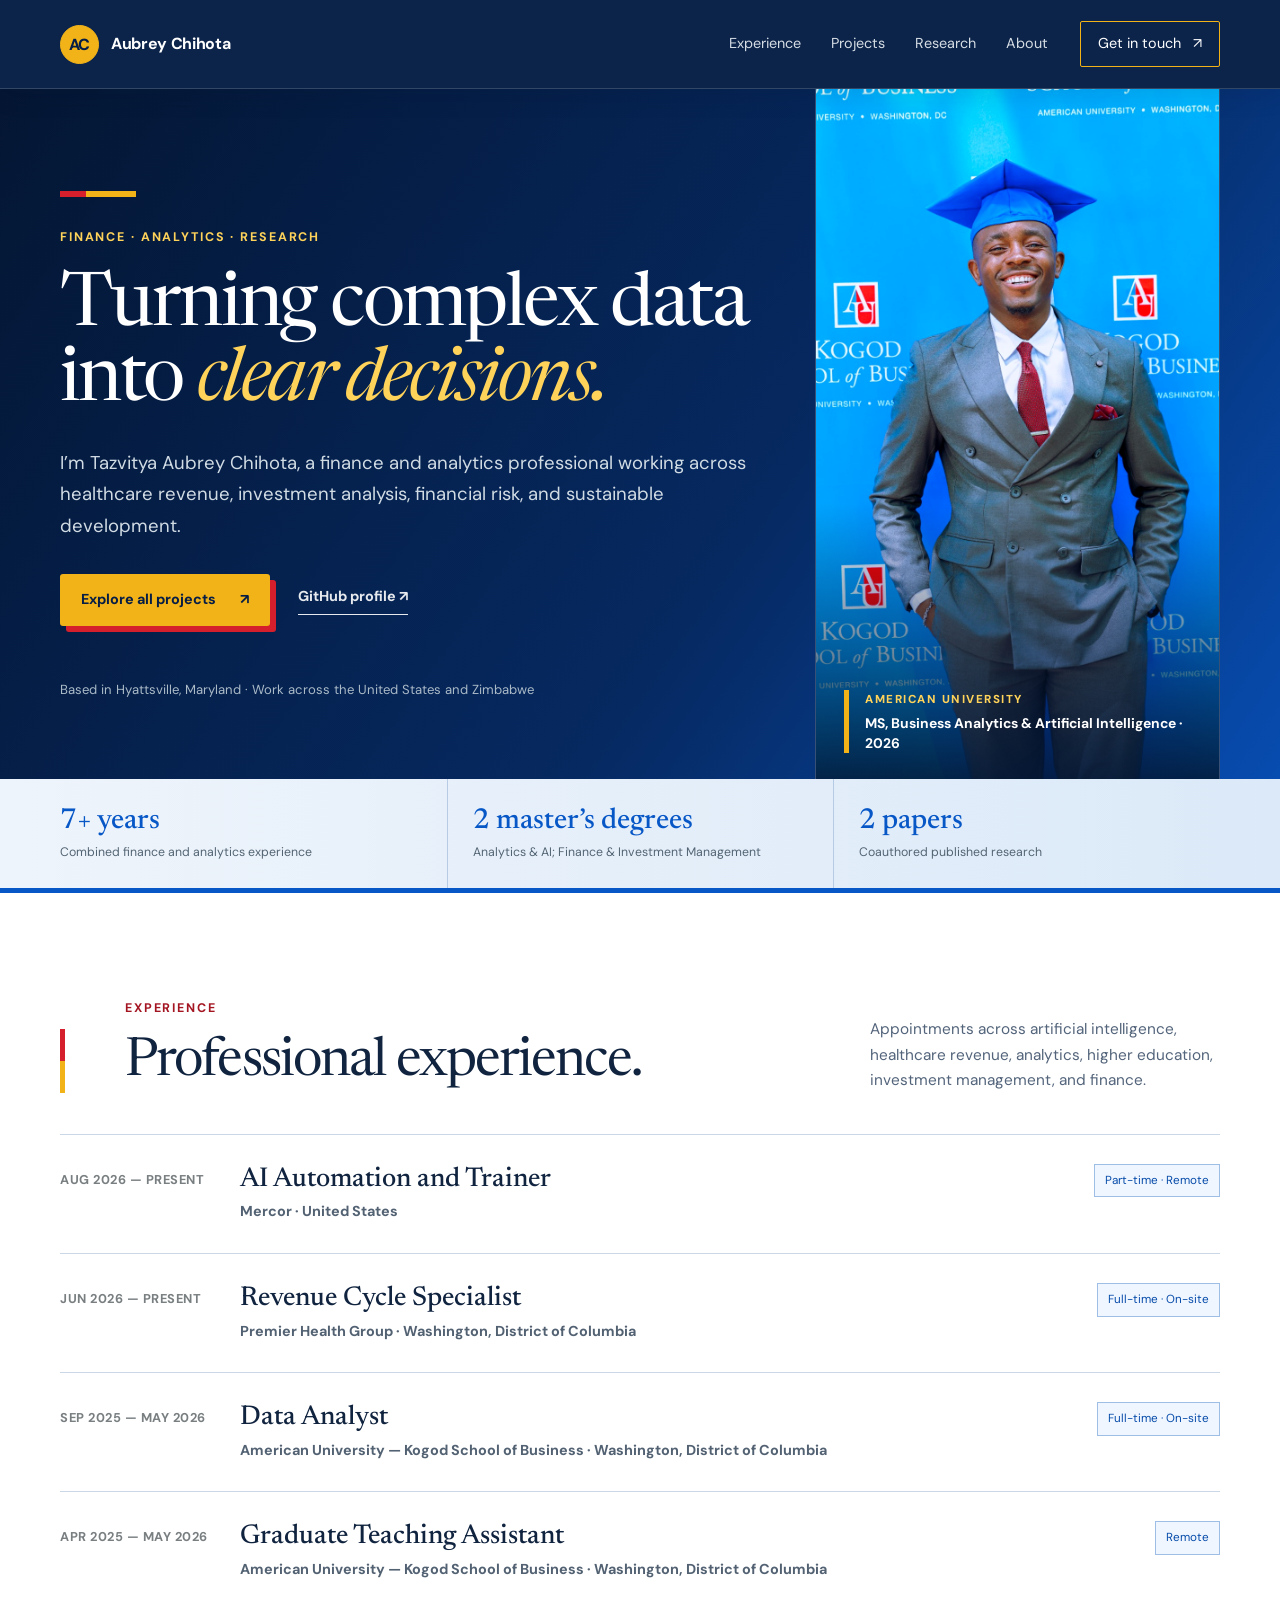
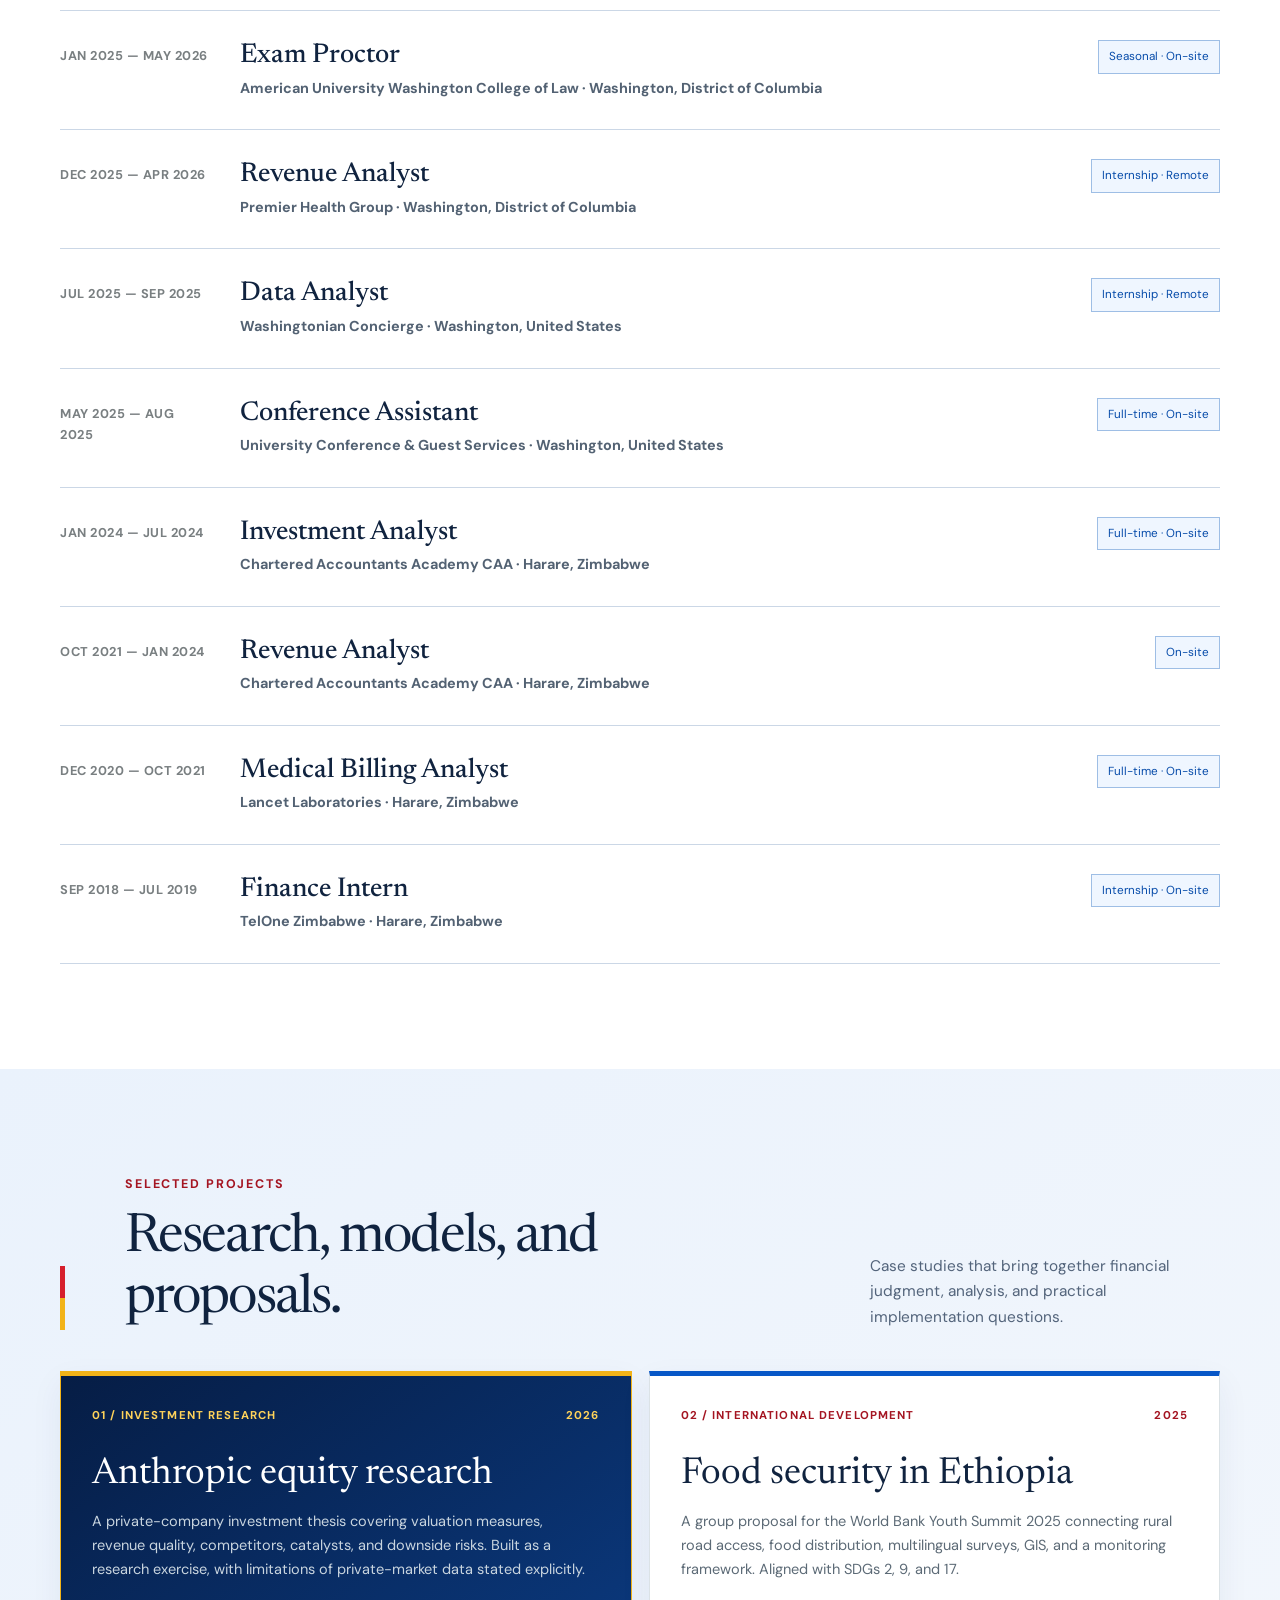
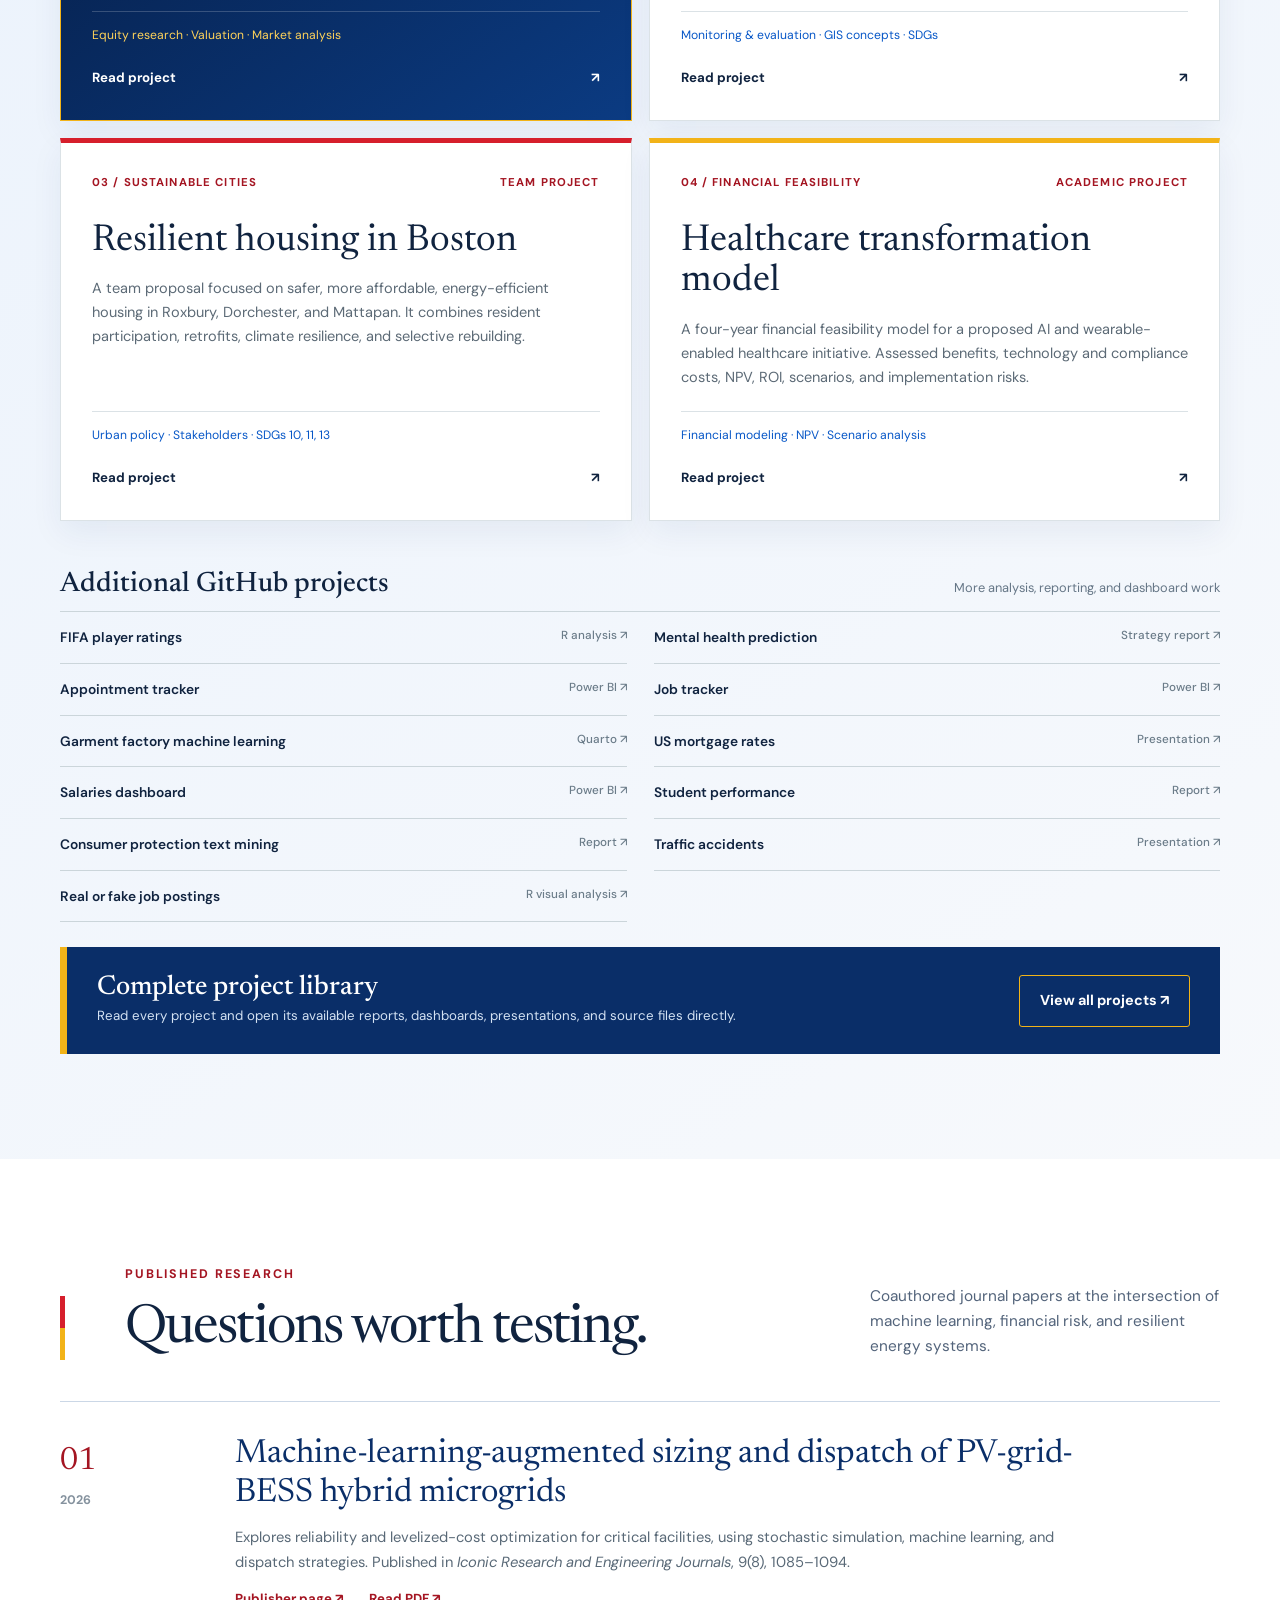
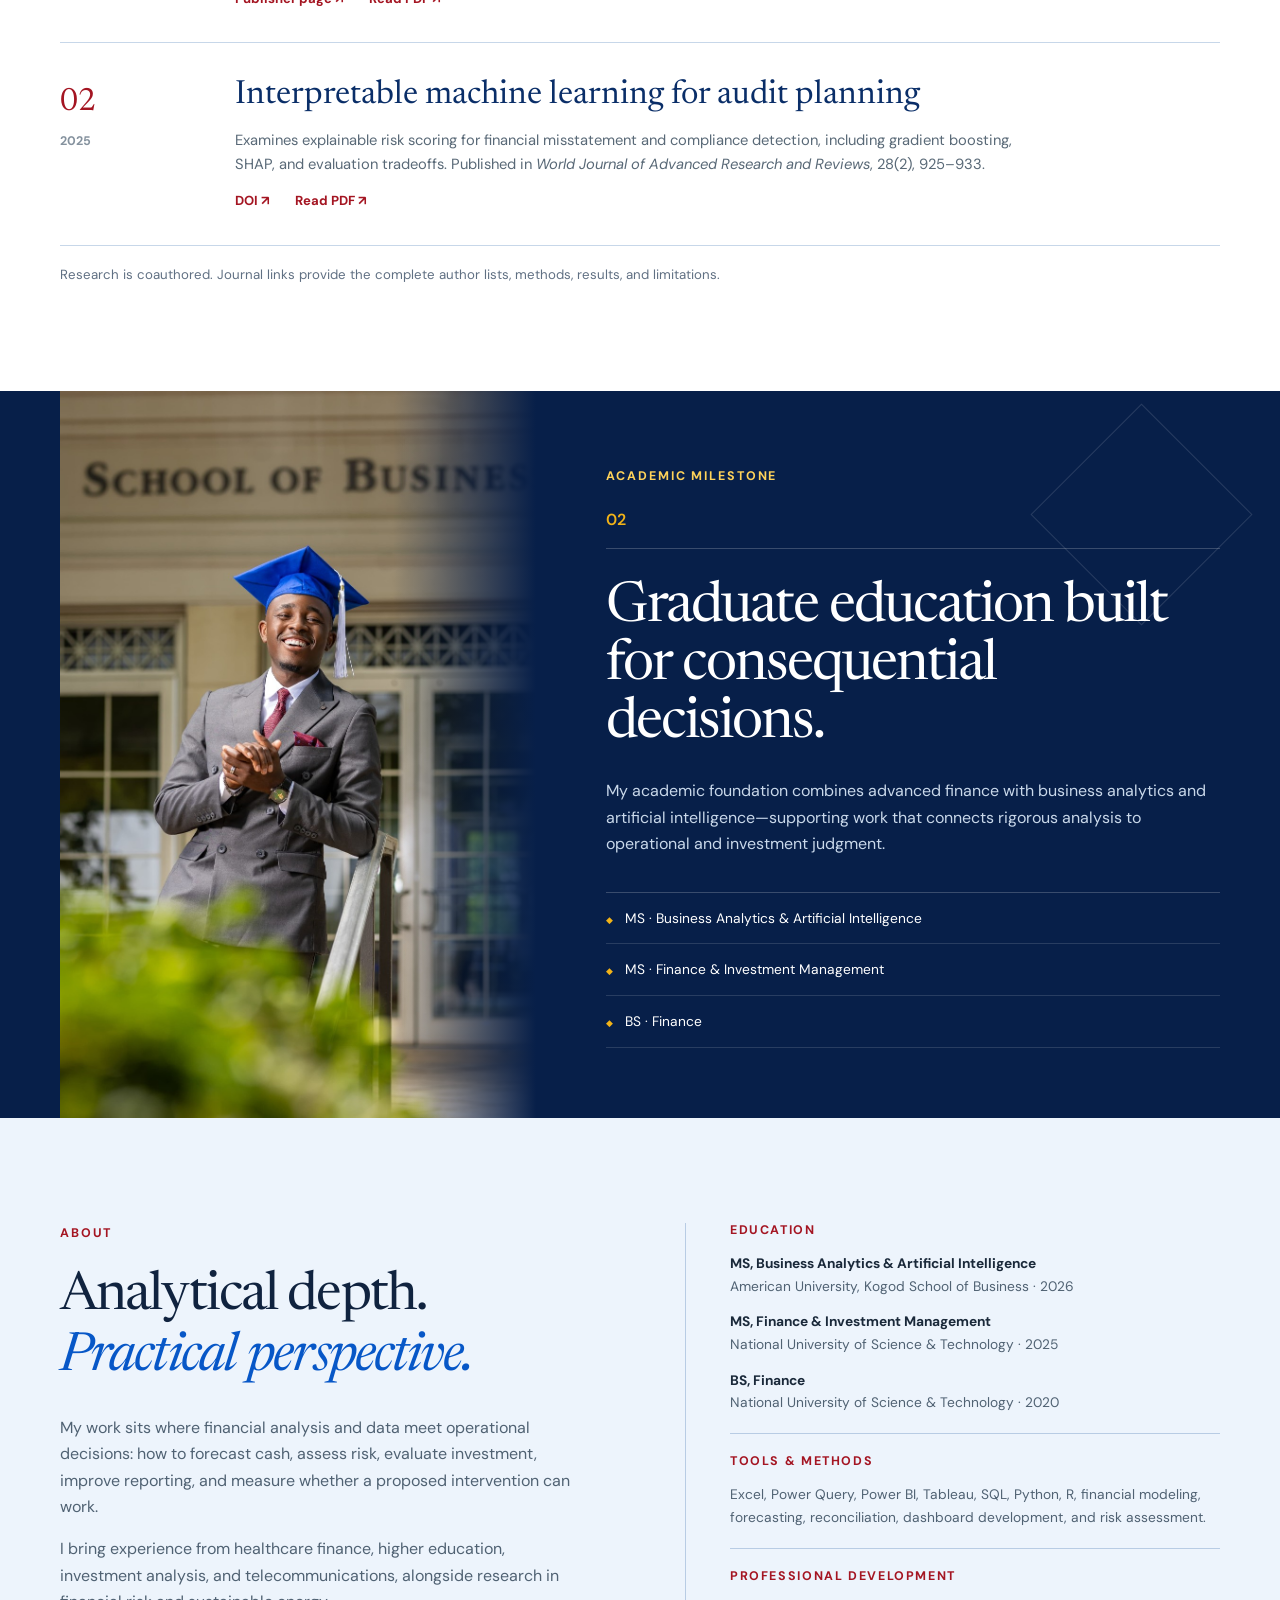
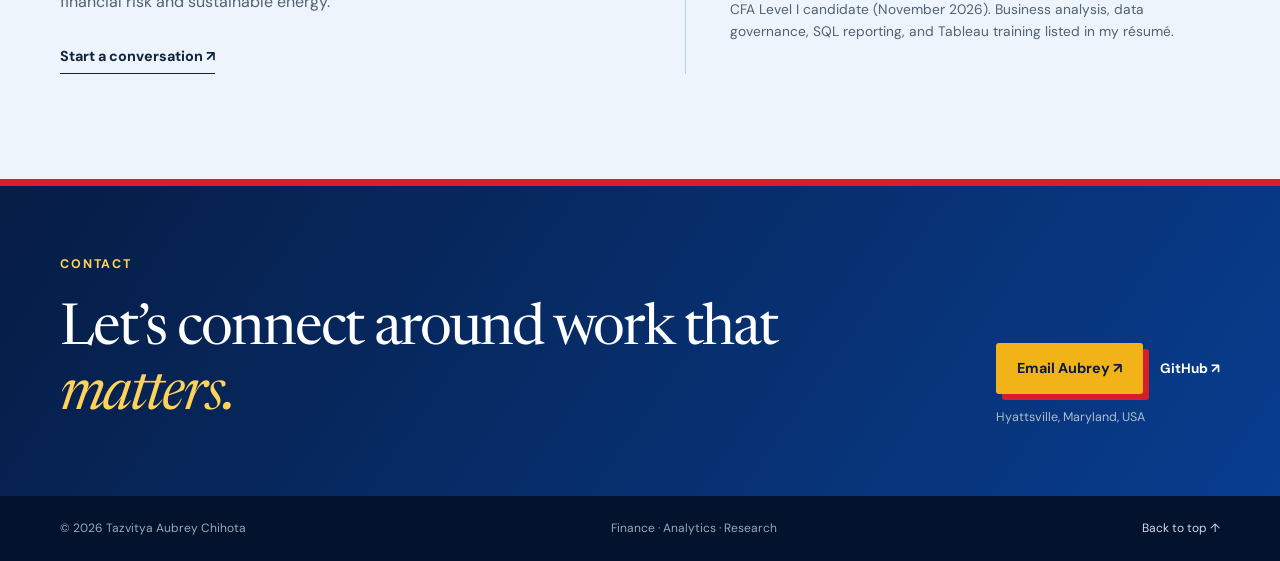
<file: index.html>
<!doctype html>
<html lang="en">
<head>
  <meta charset="utf-8">
  <meta name="viewport" content="width=device-width, initial-scale=1">
  <meta name="theme-color" content="#101b2e">
  <meta name="description" content="Tazvitya Aubrey Chihota — finance, analytics, investment research, and sustainable development portfolio.">
  <title>Tazvitya Aubrey Chihota | Finance & Analytics</title>
  <link rel="preconnect" href="https://fonts.googleapis.com">
  <link rel="preconnect" href="https://fonts.gstatic.com" crossorigin>
  <link href="https://fonts.googleapis.com/css2?family=DM+Sans:wght@400;500;600;700&family=Newsreader:opsz,wght@6..72,400;6..72,500;6..72,600&display=swap" rel="stylesheet">
  <link rel="stylesheet" href="styles.css">
</head>
<body>
  <a class="skip" href="#main">Skip to content</a>
  <header class="site-header">
    <div class="shell nav-wrap">
      <a class="wordmark" href="#top" aria-label="Tazvitya Aubrey Chihota home"><span class="monogram">AC</span><span>Aubrey Chihota</span></a>
      <nav aria-label="Main navigation"><a href="#work">Experience</a><a href="projects.html">Projects</a><a href="#research">Research</a><a href="#about">About</a></nav>
      <a class="nav-contact" href="mailto:tc1706a@american.edu">Get in touch <span aria-hidden="true">↗</span></a>
    </div>
  </header>
  <main id="main">
    <section class="hero" id="top">
      <div class="shell hero-grid">
        <div class="hero-copy"><p class="eyebrow light">Finance · Analytics · Research</p>
          <h1>Turning complex data into <em>clear decisions.</em></h1>
          <p class="hero-intro">I’m Tazvitya Aubrey Chihota, a finance and analytics professional working across healthcare revenue, investment analysis, financial risk, and sustainable development.</p>
          <div class="hero-actions"><a class="button primary" href="projects.html">Explore all projects <span aria-hidden="true">↗</span></a><a class="text-link light-link" href="https://github.com/Brey1997" target="_blank" rel="noopener noreferrer">GitHub profile ↗</a></div>
          <p class="hero-location">Based in Hyattsville, Maryland · Work across the United States and Zimbabwe</p>
        </div>
        <figure class="hero-portrait"><img src="assets/aubrey-kogod-portrait.jpg" alt="Aubrey Chihota in graduation attire at American University’s Kogod School of Business"><figcaption><span>American University</span><strong>MS, Business Analytics &amp; Artificial Intelligence · 2026</strong></figcaption></figure>
      </div>
    </section>
    <section class="intro-strip"><div class="shell strip-grid"><div><strong>7+ years</strong><span>Combined finance and analytics experience</span></div><div><strong>2 master’s degrees</strong><span>Analytics & AI; Finance & Investment Management</span></div><div><strong>2 papers</strong><span>Coauthored published research</span></div></div></section>
    <section class="section work-section" id="work"><div class="shell"><div class="section-heading"><div><p class="eyebrow">Experience</p><h2>Professional experience.</h2></div><p>Appointments across artificial intelligence, healthcare revenue, analytics, higher education, investment management, and finance.</p></div>
      <div class="experience-list">
        <article class="experience"><div class="exp-date">Aug 2026 — present</div><div><h3>AI Automation and Trainer</h3><p class="organization">Mercor · United States</p></div><span class="exp-tag">Part-time · Remote</span></article>
        <article class="experience"><div class="exp-date">Jun 2026 — present</div><div><h3>Revenue Cycle Specialist</h3><p class="organization">Premier Health Group · Washington, District of Columbia</p></div><span class="exp-tag">Full-time · On-site</span></article>
        <article class="experience"><div class="exp-date">Sep 2025 — May 2026</div><div><h3>Data Analyst</h3><p class="organization">American University — Kogod School of Business · Washington, District of Columbia</p></div><span class="exp-tag">Full-time · On-site</span></article>
        <article class="experience"><div class="exp-date">Apr 2025 — May 2026</div><div><h3>Graduate Teaching Assistant</h3><p class="organization">American University — Kogod School of Business · Washington, District of Columbia</p></div><span class="exp-tag">Remote</span></article>
        <article class="experience"><div class="exp-date">Jan 2025 — May 2026</div><div><h3>Exam Proctor</h3><p class="organization">American University Washington College of Law · Washington, District of Columbia</p></div><span class="exp-tag">Seasonal · On-site</span></article>
        <article class="experience"><div class="exp-date">Dec 2025 — Apr 2026</div><div><h3>Revenue Analyst</h3><p class="organization">Premier Health Group · Washington, District of Columbia</p></div><span class="exp-tag">Internship · Remote</span></article>
        <article class="experience"><div class="exp-date">Jul 2025 — Sep 2025</div><div><h3>Data Analyst</h3><p class="organization">Washingtonian Concierge · Washington, United States</p></div><span class="exp-tag">Internship · Remote</span></article>
        <article class="experience"><div class="exp-date">May 2025 — Aug 2025</div><div><h3>Conference Assistant</h3><p class="organization">University Conference &amp; Guest Services · Washington, United States</p></div><span class="exp-tag">Full-time · On-site</span></article>
        <article class="experience"><div class="exp-date">Jan 2024 — Jul 2024</div><div><h3>Investment Analyst</h3><p class="organization">Chartered Accountants Academy CAA · Harare, Zimbabwe</p></div><span class="exp-tag">Full-time · On-site</span></article>
        <article class="experience"><div class="exp-date">Oct 2021 — Jan 2024</div><div><h3>Revenue Analyst</h3><p class="organization">Chartered Accountants Academy CAA · Harare, Zimbabwe</p></div><span class="exp-tag">On-site</span></article>
        <article class="experience"><div class="exp-date">Dec 2020 — Oct 2021</div><div><h3>Medical Billing Analyst</h3><p class="organization">Lancet Laboratories · Harare, Zimbabwe</p></div><span class="exp-tag">Full-time · On-site</span></article>
        <article class="experience"><div class="exp-date">Sep 2018 — Jul 2019</div><div><h3>Finance Intern</h3><p class="organization">TelOne Zimbabwe · Harare, Zimbabwe</p></div><span class="exp-tag">Internship · On-site</span></article>
      </div>
    </div></section>
    <section class="section project-section" id="projects"><div class="shell"><div class="section-heading"><div><p class="eyebrow">Selected projects</p><h2>Research, models, and proposals.</h2></div><p>Case studies that bring together financial judgment, analysis, and practical implementation questions.</p></div>
      <div class="project-grid">
        <article class="project-card dark-card"><div class="card-meta"><span>01 / Investment research</span><span>2026</span></div><h3>Anthropic equity research</h3><p>A private-company investment thesis covering valuation measures, revenue quality, competitors, catalysts, and downside risks. Built as a research exercise, with limitations of private-market data stated explicitly.</p><div class="skill-line">Equity research · Valuation · Market analysis</div><a href="projects.html#anthropic-equity-research" aria-label="Read Anthropic equity research project">Read project <span aria-hidden="true">↗</span></a></article>
        <article class="project-card"><div class="card-meta"><span>02 / International development</span><span>2025</span></div><h3>Food security in Ethiopia</h3><p>A group proposal for the World Bank Youth Summit 2025 connecting rural road access, food distribution, multilingual surveys, GIS, and a monitoring framework. Aligned with SDGs 2, 9, and 17.</p><div class="skill-line">Monitoring & evaluation · GIS concepts · SDGs</div><a href="projects.html#ethiopia-food-security" aria-label="Read Ethiopia food security project">Read project <span aria-hidden="true">↗</span></a></article>
        <article class="project-card"><div class="card-meta"><span>03 / Sustainable cities</span><span>Team project</span></div><h3>Resilient housing in Boston</h3><p>A team proposal focused on safer, more affordable, energy-efficient housing in Roxbury, Dorchester, and Mattapan. It combines resident participation, retrofits, climate resilience, and selective rebuilding.</p><div class="skill-line">Urban policy · Stakeholders · SDGs 10, 11, 13</div><a href="projects.html#boston-resilient-housing" aria-label="Read Boston resilient housing project">Read project <span aria-hidden="true">↗</span></a></article>
        <article class="project-card"><div class="card-meta"><span>04 / Financial feasibility</span><span>Academic project</span></div><h3>Healthcare transformation model</h3><p>A four-year financial feasibility model for a proposed AI and wearable-enabled healthcare initiative. Assessed benefits, technology and compliance costs, NPV, ROI, scenarios, and implementation risks.</p><div class="skill-line">Financial modeling · NPV · Scenario analysis</div><a href="projects.html#healthcare-transformation">Read project <span aria-hidden="true">↗</span></a></article>
      </div>
      <div class="archive"><div class="archive-heading"><h3>Additional GitHub projects</h3><p>More analysis, reporting, and dashboard work</p></div><div class="archive-grid">
        <a href="projects.html#fifa-player-ratings">FIFA player ratings <span>R analysis ↗</span></a>
        <a href="projects.html#mental-health-prediction">Mental health prediction <span>Strategy report ↗</span></a>
        <a href="projects.html#appointment-tracker">Appointment tracker <span>Power BI ↗</span></a>
        <a href="projects.html#job-tracker">Job tracker <span>Power BI ↗</span></a>
        <a href="projects.html#garment-factory-ml">Garment factory machine learning <span>Quarto ↗</span></a>
        <a href="projects.html#us-mortgage-rates">US mortgage rates <span>Presentation ↗</span></a>
        <a href="projects.html#salaries-dashboard">Salaries dashboard <span>Power BI ↗</span></a>
        <a href="projects.html#student-performance">Student performance <span>Report ↗</span></a>
        <a href="projects.html#consumer-protection">Consumer protection text mining <span>Report ↗</span></a>
        <a href="projects.html#traffic-accidents">Traffic accidents <span>Presentation ↗</span></a>
        <a href="projects.html#real-fake-job-postings">Real or fake job postings <span>R visual analysis ↗</span></a>
      </div></div>
      <div class="more-work"><div><h3>Complete project library</h3><p>Read every project and open its available reports, dashboards, presentations, and source files directly.</p></div><a class="button outline" href="projects.html">View all projects ↗</a></div>
    </div></section>
    <section class="section research-section" id="research"><div class="shell"><div class="section-heading"><div><p class="eyebrow">Published research</p><h2>Questions worth testing.</h2></div><p>Coauthored journal papers at the intersection of machine learning, financial risk, and resilient energy systems.</p></div>
      <div class="paper-list"><article class="paper"><div class="paper-index">01 <span>2026</span></div><div><h3>Machine-learning-augmented sizing and dispatch of PV-grid-BESS hybrid microgrids</h3><p>Explores reliability and levelized-cost optimization for critical facilities, using stochastic simulation, machine learning, and dispatch strategies. Published in <em>Iconic Research and Engineering Journals</em>, 9(8), 1085–1094.</p><div class="paper-links"><a href="https://www.irejournals.com/paper-details/1714253" target="_blank" rel="noopener noreferrer">Publisher page ↗</a><a href="https://www.irejournals.com/formatedpaper/1714253.pdf" target="_blank" rel="noopener noreferrer">Read PDF ↗</a></div></div></article>
      <article class="paper"><div class="paper-index">02 <span>2025</span></div><div><h3>Interpretable machine learning for audit planning</h3><p>Examines explainable risk scoring for financial misstatement and compliance detection, including gradient boosting, SHAP, and evaluation tradeoffs. Published in <em>World Journal of Advanced Research and Reviews</em>, 28(2), 925–933.</p><div class="paper-links"><a href="https://doi.org/10.30574/wjarr.2025.28.2.3779" target="_blank" rel="noopener noreferrer">DOI ↗</a><a href="https://wjarr.com/sites/default/files/fulltext_pdf/WJARR-2025-3779.pdf" target="_blank" rel="noopener noreferrer">Read PDF ↗</a></div></div></article></div>
      <p class="minor-note">Research is coauthored. Journal links provide the complete author lists, methods, results, and limitations.</p>
    </div></section>
    <section class="academic-feature" aria-label="Academic milestone"><div class="shell academic-grid"><figure><img src="assets/aubrey-kogod-graduation.jpg" alt="Aubrey Chihota celebrating graduation outside the Kogod School of Business"></figure><div class="academic-copy"><p class="eyebrow light">Academic milestone</p><p class="feature-number">02</p><h2>Graduate education built for consequential decisions.</h2><p>My academic foundation combines advanced finance with business analytics and artificial intelligence—supporting work that connects rigorous analysis to operational and investment judgment.</p><div class="degree-lines"><span>MS · Business Analytics &amp; Artificial Intelligence</span><span>MS · Finance &amp; Investment Management</span><span>BS · Finance</span></div></div></div></section>
    <section class="section about-section" id="about"><div class="shell about-grid"><div><p class="eyebrow">About</p><h2>Analytical depth.<br><em>Practical perspective.</em></h2><p>My work sits where financial analysis and data meet operational decisions: how to forecast cash, assess risk, evaluate investment, improve reporting, and measure whether a proposed intervention can work.</p><p>I bring experience from healthcare finance, higher education, investment analysis, and telecommunications, alongside research in financial risk and sustainable energy.</p><a class="text-link" href="mailto:tc1706a@american.edu">Start a conversation ↗</a></div><div class="about-details"><div><h3>Education</h3><p><strong>MS, Business Analytics &amp; Artificial Intelligence</strong><br>American University, Kogod School of Business · 2026</p><p><strong>MS, Finance &amp; Investment Management</strong><br>National University of Science &amp; Technology · 2025</p><p><strong>BS, Finance</strong><br>National University of Science &amp; Technology · 2020</p></div><div><h3>Tools & methods</h3><p>Excel, Power Query, Power BI, Tableau, SQL, Python, R, financial modeling, forecasting, reconciliation, dashboard development, and risk assessment.</p></div><div><h3>Professional development</h3><p>CFA Level I candidate (November 2026). Business analysis, data governance, SQL reporting, and Tableau training listed in my résumé.</p></div></div></div></section>
    <section class="closing"><div class="shell closing-grid"><div><p class="eyebrow light">Contact</p><h2>Let’s connect around work that <em>matters.</em></h2></div><div><a class="button primary" href="mailto:tc1706a@american.edu">Email Aubrey ↗</a><a class="footer-github" href="https://github.com/Brey1997" target="_blank" rel="noopener noreferrer">GitHub ↗</a><p>Hyattsville, Maryland, USA</p></div></div></section>
  </main>
  <footer><div class="shell footer-inner"><span>© 2026 Tazvitya Aubrey Chihota</span><span>Finance · Analytics · Research</span><a href="#top">Back to top ↑</a></div></footer>
</body>
</html>
</file>
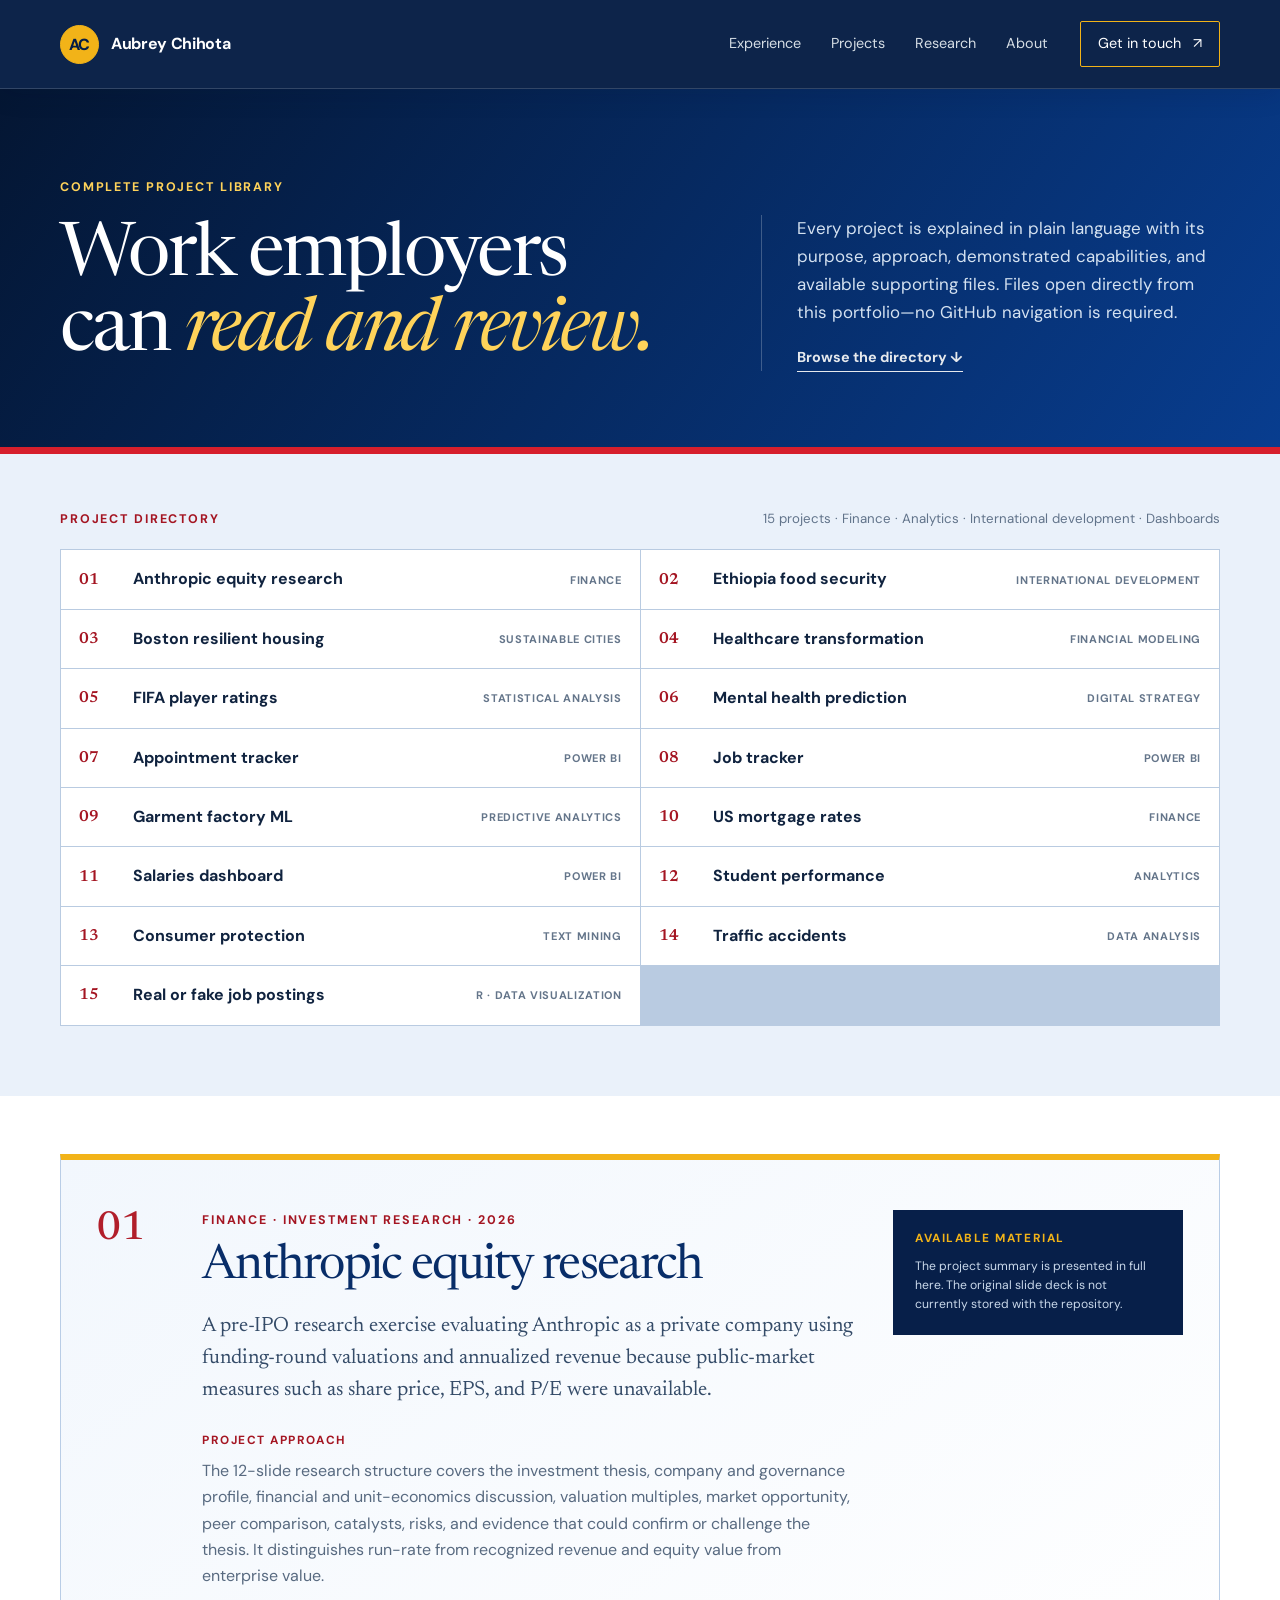
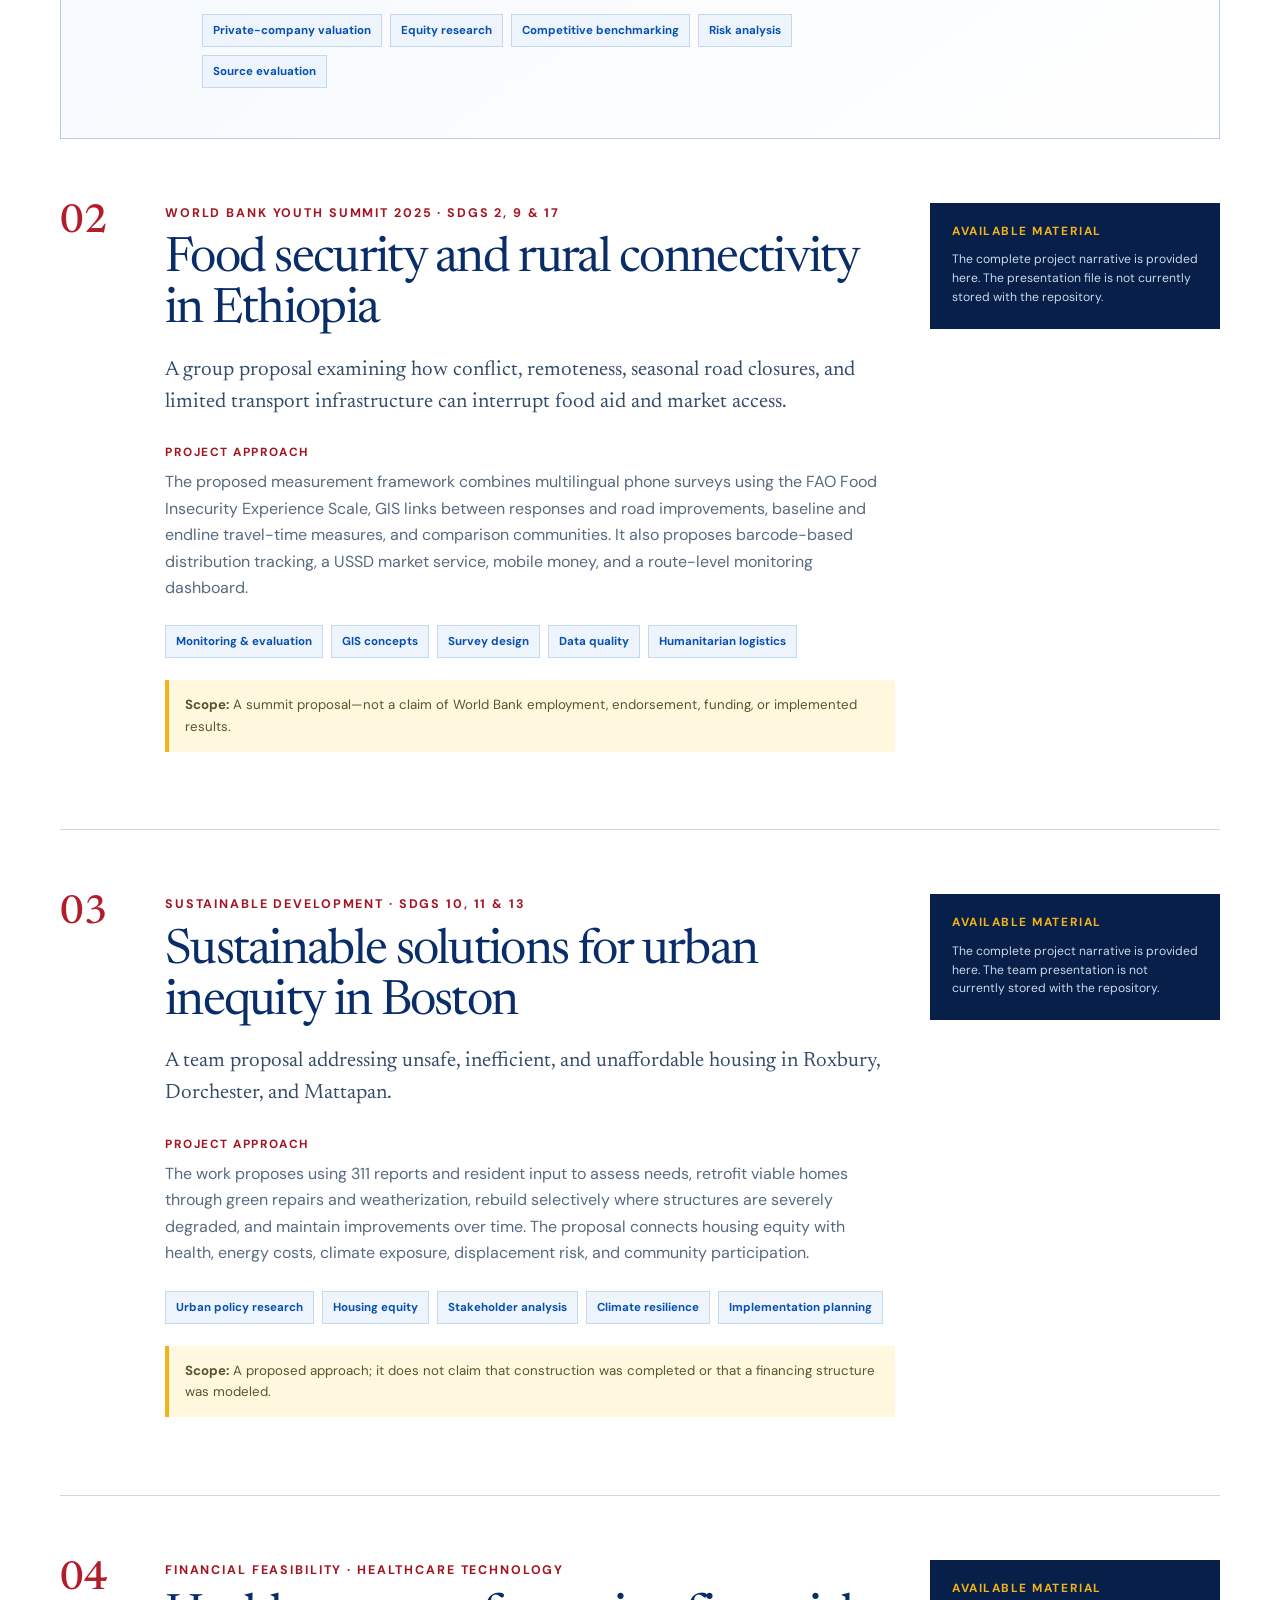
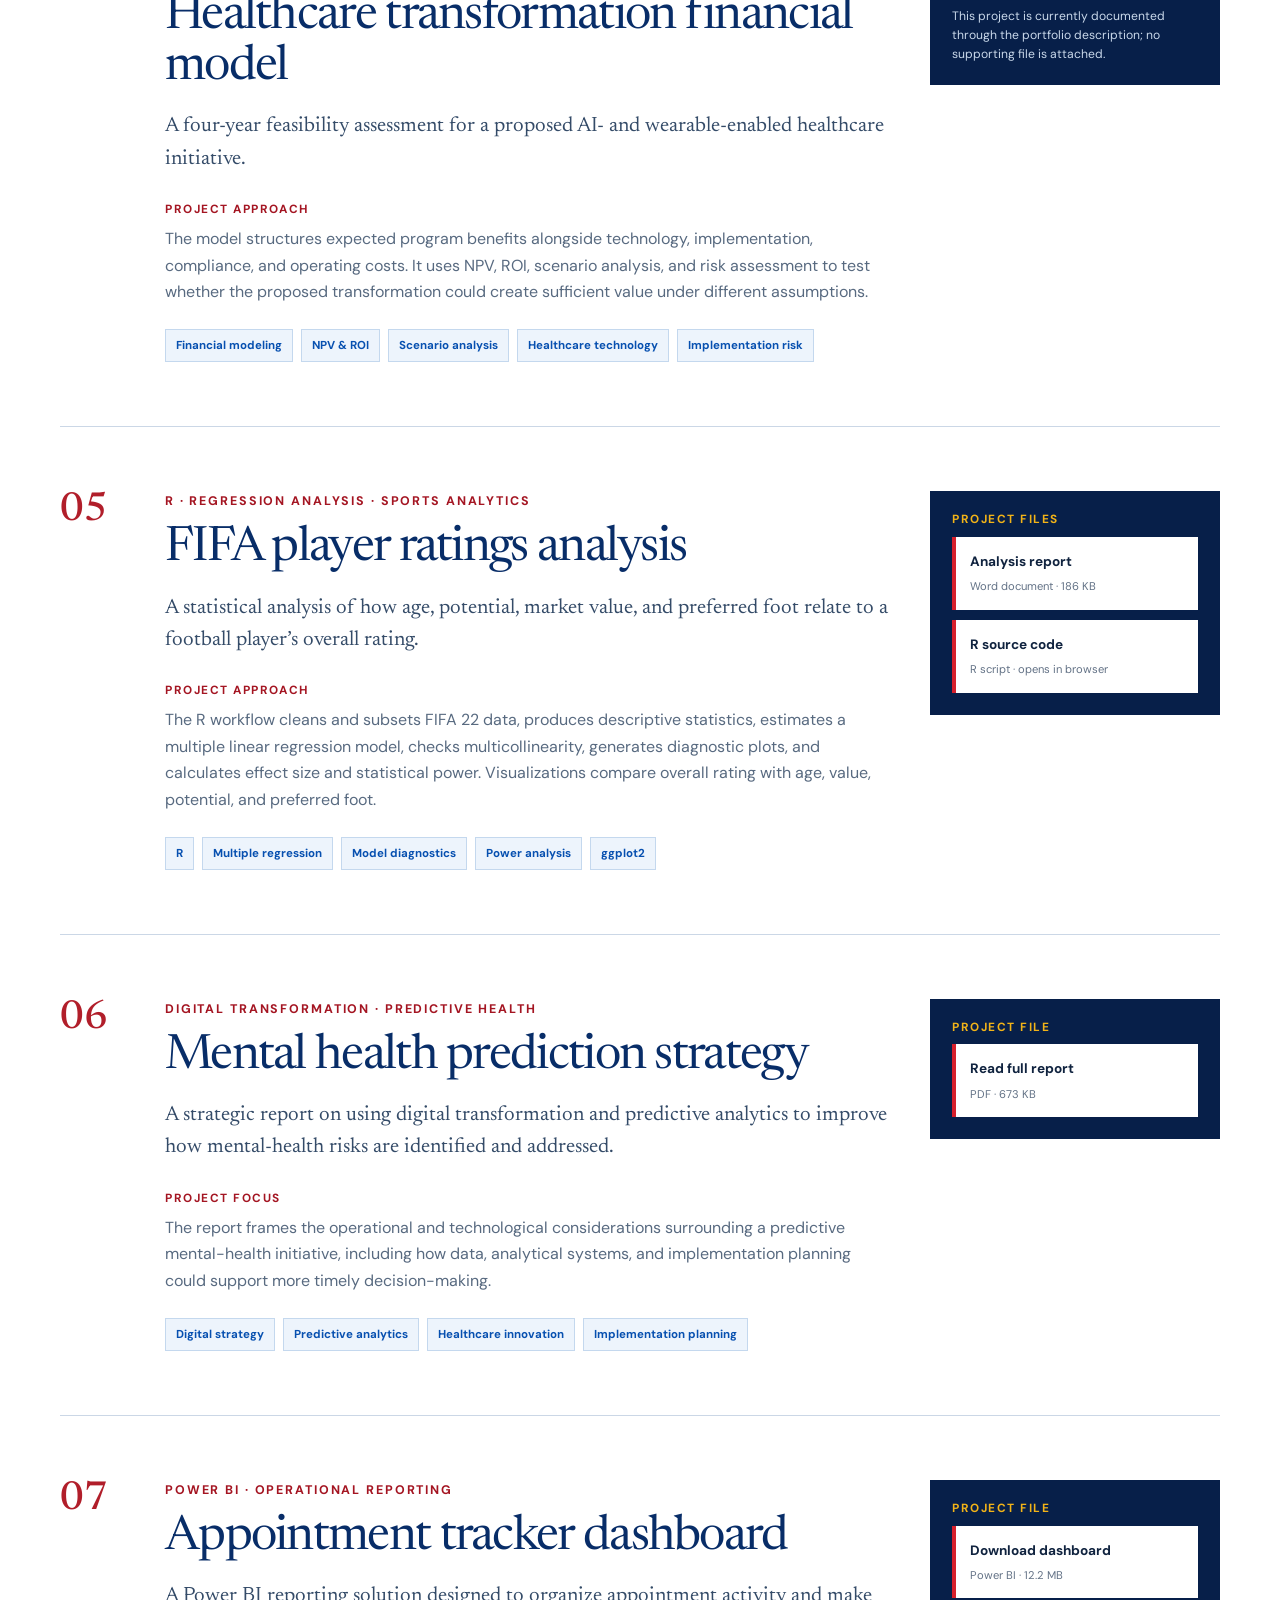
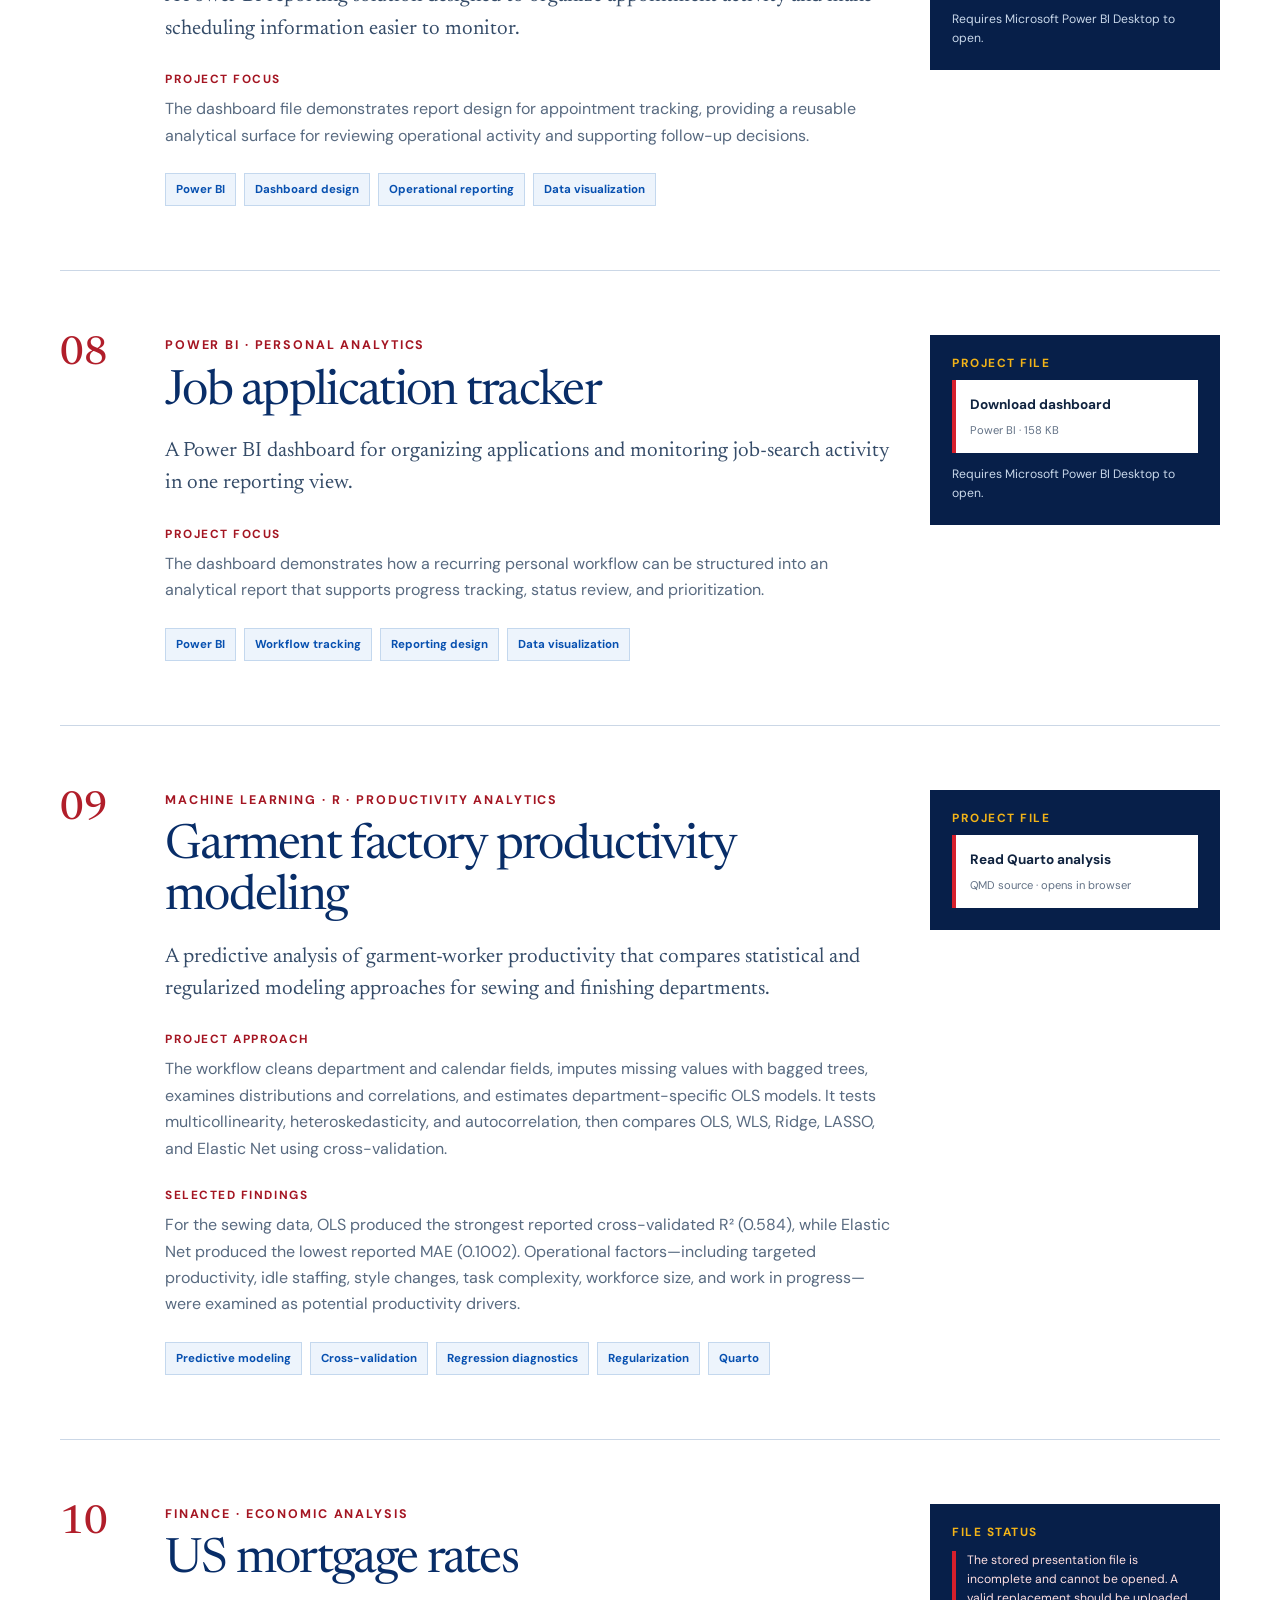
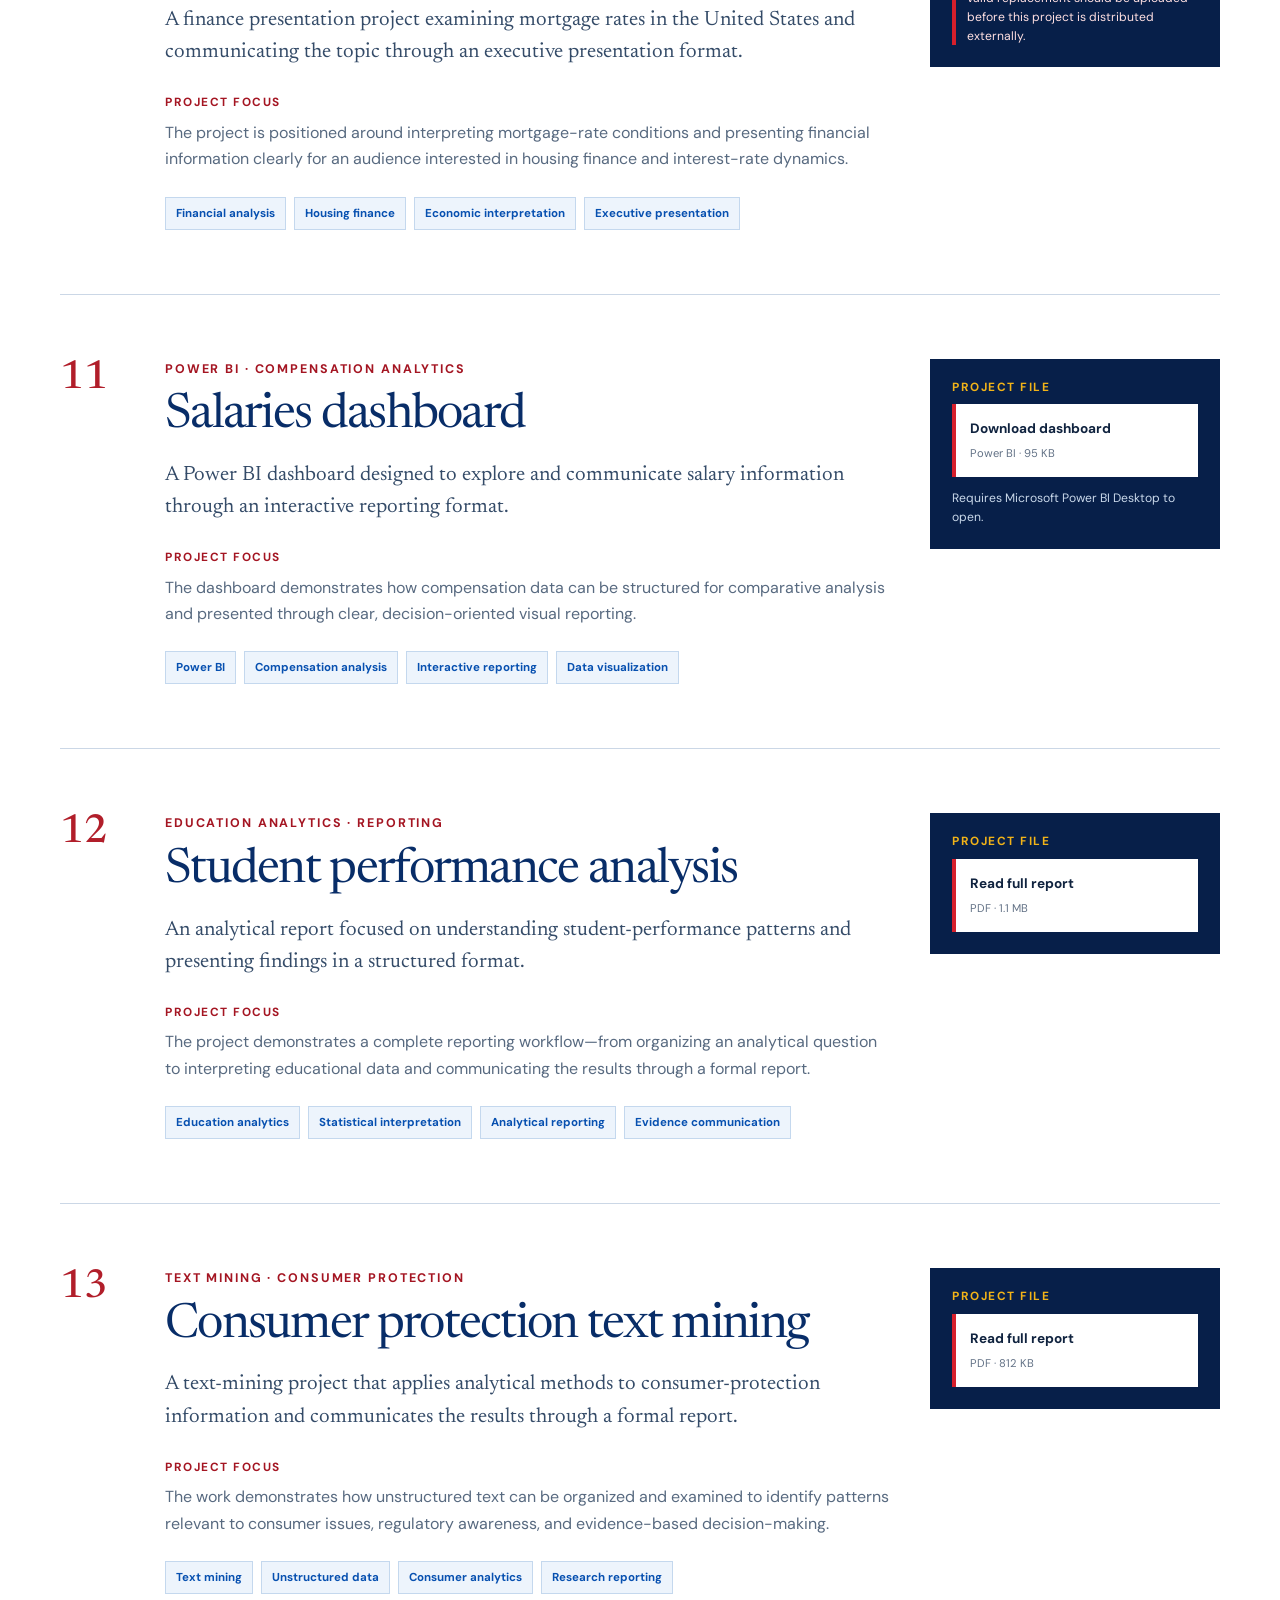
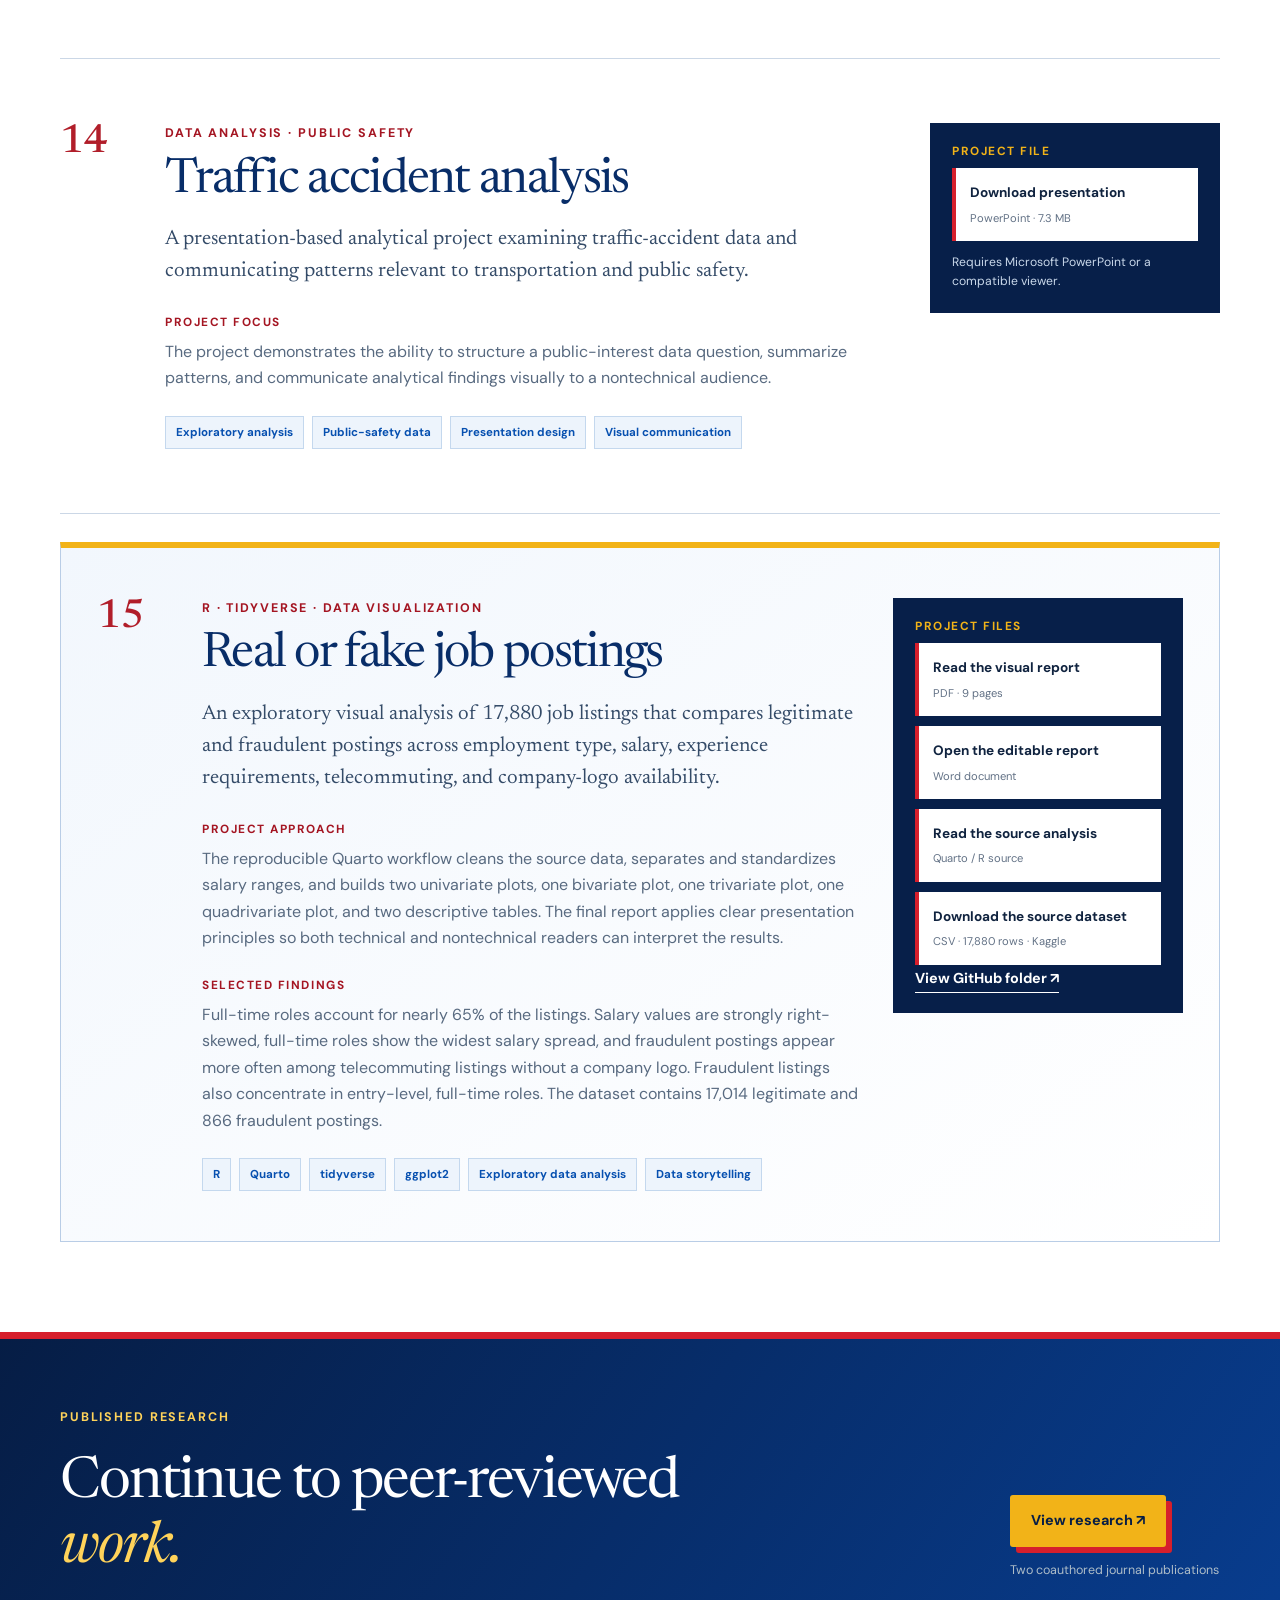
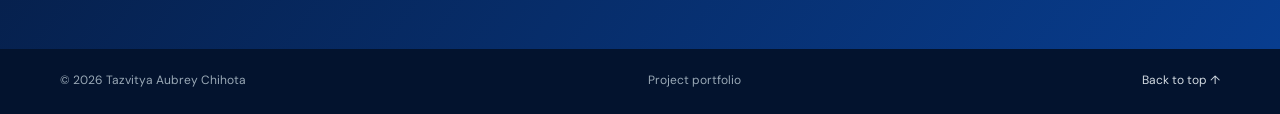
<file: projects.html>
<!doctype html>
<html lang="en">
<head>
  <meta charset="utf-8">
  <meta name="viewport" content="width=device-width, initial-scale=1">
  <meta name="theme-color" content="#061d45">
  <meta name="description" content="Complete project portfolio for Tazvitya Aubrey Chihota, with employer-friendly project summaries and direct access to reports, dashboards, presentations, and analytical source files.">
  <title>Project Library | Tazvitya Aubrey Chihota</title>
  <link rel="preconnect" href="https://fonts.googleapis.com">
  <link rel="preconnect" href="https://fonts.gstatic.com" crossorigin>
  <link href="https://fonts.googleapis.com/css2?family=DM+Sans:wght@400;500;600;700&family=Newsreader:opsz,wght@6..72,400;6..72,500;6..72,600&display=swap" rel="stylesheet">
  <link rel="stylesheet" href="styles.css">
</head>
<body class="library-page">
  <a class="skip" href="#main">Skip to content</a>
  <header class="site-header">
    <div class="shell nav-wrap">
      <a class="wordmark" href="index.html" aria-label="Tazvitya Aubrey Chihota home"><span class="monogram">AC</span><span>Aubrey Chihota</span></a>
      <nav aria-label="Main navigation"><a href="index.html#work">Experience</a><a href="#directory">Projects</a><a href="index.html#research">Research</a><a href="index.html#about">About</a></nav>
      <a class="nav-contact" href="mailto:tc1706a@american.edu">Get in touch <span aria-hidden="true">↗</span></a>
    </div>
  </header>
  <main id="main">
    <section class="library-hero">
      <div class="shell library-hero-grid">
        <div><p class="eyebrow light">Complete project library</p><h1>Work employers can <em>read and review.</em></h1></div>
        <div><p>Every project is explained in plain language with its purpose, approach, demonstrated capabilities, and available supporting files. Files open directly from this portfolio—no GitHub navigation is required.</p><a class="text-link light-link" href="#directory">Browse the directory ↓</a></div>
      </div>
    </section>

    <section class="project-directory" id="directory">
      <div class="shell">
        <div class="directory-head"><p class="eyebrow">Project directory</p><p>15 projects · Finance · Analytics · International development · Dashboards</p></div>
        <div class="directory-grid">
          <a href="#anthropic-equity-research"><span>01</span>Anthropic equity research<small>Finance</small></a>
          <a href="#ethiopia-food-security"><span>02</span>Ethiopia food security<small>International development</small></a>
          <a href="#boston-resilient-housing"><span>03</span>Boston resilient housing<small>Sustainable cities</small></a>
          <a href="#healthcare-transformation"><span>04</span>Healthcare transformation<small>Financial modeling</small></a>
          <a href="#fifa-player-ratings"><span>05</span>FIFA player ratings<small>Statistical analysis</small></a>
          <a href="#mental-health-prediction"><span>06</span>Mental health prediction<small>Digital strategy</small></a>
          <a href="#appointment-tracker"><span>07</span>Appointment tracker<small>Power BI</small></a>
          <a href="#job-tracker"><span>08</span>Job tracker<small>Power BI</small></a>
          <a href="#garment-factory-ml"><span>09</span>Garment factory ML<small>Predictive analytics</small></a>
          <a href="#us-mortgage-rates"><span>10</span>US mortgage rates<small>Finance</small></a>
          <a href="#salaries-dashboard"><span>11</span>Salaries dashboard<small>Power BI</small></a>
          <a href="#student-performance"><span>12</span>Student performance<small>Analytics</small></a>
          <a href="#consumer-protection"><span>13</span>Consumer protection<small>Text mining</small></a>
          <a href="#traffic-accidents"><span>14</span>Traffic accidents<small>Data analysis</small></a>
          <a href="#real-fake-job-postings"><span>15</span>Real or fake job postings<small>R · Data visualization</small></a>
        </div>
      </div>
    </section>

    <section class="project-details">
      <div class="shell">
        <article class="project-detail featured-detail" id="anthropic-equity-research">
          <div class="project-number">01</div>
          <div class="project-main"><p class="eyebrow">Finance · Investment research · 2026</p><h2>Anthropic equity research</h2><p class="project-lede">A pre-IPO research exercise evaluating Anthropic as a private company using funding-round valuations and annualized revenue because public-market measures such as share price, EPS, and P/E were unavailable.</p>
            <h3>Project approach</h3><p>The 12-slide research structure covers the investment thesis, company and governance profile, financial and unit-economics discussion, valuation multiples, market opportunity, peer comparison, catalysts, risks, and evidence that could confirm or challenge the thesis. It distinguishes run-rate from recognized revenue and equity value from enterprise value.</p>
            <div class="capability-list"><span>Private-company valuation</span><span>Equity research</span><span>Competitive benchmarking</span><span>Risk analysis</span><span>Source evaluation</span></div>
          </div>
          <aside class="project-files"><h3>Available material</h3><p class="file-note">The project summary is presented in full here. The original slide deck is not currently stored with the repository.</p></aside>
        </article>

        <article class="project-detail" id="ethiopia-food-security">
          <div class="project-number">02</div>
          <div class="project-main"><p class="eyebrow">World Bank Youth Summit 2025 · SDGs 2, 9 &amp; 17</p><h2>Food security and rural connectivity in Ethiopia</h2><p class="project-lede">A group proposal examining how conflict, remoteness, seasonal road closures, and limited transport infrastructure can interrupt food aid and market access.</p>
            <h3>Project approach</h3><p>The proposed measurement framework combines multilingual phone surveys using the FAO Food Insecurity Experience Scale, GIS links between responses and road improvements, baseline and endline travel-time measures, and comparison communities. It also proposes barcode-based distribution tracking, a USSD market service, mobile money, and a route-level monitoring dashboard.</p>
            <div class="capability-list"><span>Monitoring &amp; evaluation</span><span>GIS concepts</span><span>Survey design</span><span>Data quality</span><span>Humanitarian logistics</span></div>
            <p class="scope-note"><strong>Scope:</strong> A summit proposal—not a claim of World Bank employment, endorsement, funding, or implemented results.</p>
          </div>
          <aside class="project-files"><h3>Available material</h3><p class="file-note">The complete project narrative is provided here. The presentation file is not currently stored with the repository.</p></aside>
        </article>

        <article class="project-detail" id="boston-resilient-housing">
          <div class="project-number">03</div>
          <div class="project-main"><p class="eyebrow">Sustainable development · SDGs 10, 11 &amp; 13</p><h2>Sustainable solutions for urban inequity in Boston</h2><p class="project-lede">A team proposal addressing unsafe, inefficient, and unaffordable housing in Roxbury, Dorchester, and Mattapan.</p>
            <h3>Project approach</h3><p>The work proposes using 311 reports and resident input to assess needs, retrofit viable homes through green repairs and weatherization, rebuild selectively where structures are severely degraded, and maintain improvements over time. The proposal connects housing equity with health, energy costs, climate exposure, displacement risk, and community participation.</p>
            <div class="capability-list"><span>Urban policy research</span><span>Housing equity</span><span>Stakeholder analysis</span><span>Climate resilience</span><span>Implementation planning</span></div>
            <p class="scope-note"><strong>Scope:</strong> A proposed approach; it does not claim that construction was completed or that a financing structure was modeled.</p>
          </div>
          <aside class="project-files"><h3>Available material</h3><p class="file-note">The complete project narrative is provided here. The team presentation is not currently stored with the repository.</p></aside>
        </article>

        <article class="project-detail" id="healthcare-transformation">
          <div class="project-number">04</div>
          <div class="project-main"><p class="eyebrow">Financial feasibility · Healthcare technology</p><h2>Healthcare transformation financial model</h2><p class="project-lede">A four-year feasibility assessment for a proposed AI- and wearable-enabled healthcare initiative.</p>
            <h3>Project approach</h3><p>The model structures expected program benefits alongside technology, implementation, compliance, and operating costs. It uses NPV, ROI, scenario analysis, and risk assessment to test whether the proposed transformation could create sufficient value under different assumptions.</p>
            <div class="capability-list"><span>Financial modeling</span><span>NPV &amp; ROI</span><span>Scenario analysis</span><span>Healthcare technology</span><span>Implementation risk</span></div>
          </div>
          <aside class="project-files"><h3>Available material</h3><p class="file-note">This project is currently documented through the portfolio description; no supporting file is attached.</p></aside>
        </article>

        <article class="project-detail" id="fifa-player-ratings">
          <div class="project-number">05</div>
          <div class="project-main"><p class="eyebrow">R · Regression analysis · Sports analytics</p><h2>FIFA player ratings analysis</h2><p class="project-lede">A statistical analysis of how age, potential, market value, and preferred foot relate to a football player’s overall rating.</p>
            <h3>Project approach</h3><p>The R workflow cleans and subsets FIFA 22 data, produces descriptive statistics, estimates a multiple linear regression model, checks multicollinearity, generates diagnostic plots, and calculates effect size and statistical power. Visualizations compare overall rating with age, value, potential, and preferred foot.</p>
            <div class="capability-list"><span>R</span><span>Multiple regression</span><span>Model diagnostics</span><span>Power analysis</span><span>ggplot2</span></div>
          </div>
          <aside class="project-files"><h3>Project files</h3>
            <a class="file-card" href="https://raw.githubusercontent.com/Brey1997/MY-PROJECTS/main/projects/fifa-player-ratings/fifa-player-ratings-analysis.docx"><strong>Analysis report</strong><span>Word document · 186 KB</span></a>
            <a class="file-card" href="https://raw.githubusercontent.com/Brey1997/MY-PROJECTS/main/projects/fifa-player-ratings/fifa-ratings-project.R"><strong>R source code</strong><span>R script · opens in browser</span></a>
          </aside>
        </article>

        <article class="project-detail" id="mental-health-prediction">
          <div class="project-number">06</div>
          <div class="project-main"><p class="eyebrow">Digital transformation · Predictive health</p><h2>Mental health prediction strategy</h2><p class="project-lede">A strategic report on using digital transformation and predictive analytics to improve how mental-health risks are identified and addressed.</p>
            <h3>Project focus</h3><p>The report frames the operational and technological considerations surrounding a predictive mental-health initiative, including how data, analytical systems, and implementation planning could support more timely decision-making.</p>
            <div class="capability-list"><span>Digital strategy</span><span>Predictive analytics</span><span>Healthcare innovation</span><span>Implementation planning</span></div>
          </div>
          <aside class="project-files"><h3>Project file</h3>
            <a class="file-card" href="https://raw.githubusercontent.com/Brey1997/MY-PROJECTS/main/projects/mental-health-prediction/digital-transformation-strategy.pdf"><strong>Read full report</strong><span>PDF · 673 KB</span></a>
          </aside>
        </article>

        <article class="project-detail" id="appointment-tracker">
          <div class="project-number">07</div>
          <div class="project-main"><p class="eyebrow">Power BI · Operational reporting</p><h2>Appointment tracker dashboard</h2><p class="project-lede">A Power BI reporting solution designed to organize appointment activity and make scheduling information easier to monitor.</p>
            <h3>Project focus</h3><p>The dashboard file demonstrates report design for appointment tracking, providing a reusable analytical surface for reviewing operational activity and supporting follow-up decisions.</p>
            <div class="capability-list"><span>Power BI</span><span>Dashboard design</span><span>Operational reporting</span><span>Data visualization</span></div>
          </div>
          <aside class="project-files"><h3>Project file</h3>
            <a class="file-card" href="https://raw.githubusercontent.com/Brey1997/MY-PROJECTS/main/projects/appointment-tracker/final-appointment-tracker.pbix"><strong>Download dashboard</strong><span>Power BI · 12.2 MB</span></a>
            <p class="file-note">Requires Microsoft Power BI Desktop to open.</p>
          </aside>
        </article>

        <article class="project-detail" id="job-tracker">
          <div class="project-number">08</div>
          <div class="project-main"><p class="eyebrow">Power BI · Personal analytics</p><h2>Job application tracker</h2><p class="project-lede">A Power BI dashboard for organizing applications and monitoring job-search activity in one reporting view.</p>
            <h3>Project focus</h3><p>The dashboard demonstrates how a recurring personal workflow can be structured into an analytical report that supports progress tracking, status review, and prioritization.</p>
            <div class="capability-list"><span>Power BI</span><span>Workflow tracking</span><span>Reporting design</span><span>Data visualization</span></div>
          </div>
          <aside class="project-files"><h3>Project file</h3>
            <a class="file-card" href="https://raw.githubusercontent.com/Brey1997/MY-PROJECTS/main/projects/job-tracker/job-tracker-report.pbix"><strong>Download dashboard</strong><span>Power BI · 158 KB</span></a>
            <p class="file-note">Requires Microsoft Power BI Desktop to open.</p>
          </aside>
        </article>

        <article class="project-detail" id="garment-factory-ml">
          <div class="project-number">09</div>
          <div class="project-main"><p class="eyebrow">Machine learning · R · Productivity analytics</p><h2>Garment factory productivity modeling</h2><p class="project-lede">A predictive analysis of garment-worker productivity that compares statistical and regularized modeling approaches for sewing and finishing departments.</p>
            <h3>Project approach</h3><p>The workflow cleans department and calendar fields, imputes missing values with bagged trees, examines distributions and correlations, and estimates department-specific OLS models. It tests multicollinearity, heteroskedasticity, and autocorrelation, then compares OLS, WLS, Ridge, LASSO, and Elastic Net using cross-validation.</p>
            <h3>Selected findings</h3><p>For the sewing data, OLS produced the strongest reported cross-validated R² (0.584), while Elastic Net produced the lowest reported MAE (0.1002). Operational factors—including targeted productivity, idle staffing, style changes, task complexity, workforce size, and work in progress—were examined as potential productivity drivers.</p>
            <div class="capability-list"><span>Predictive modeling</span><span>Cross-validation</span><span>Regression diagnostics</span><span>Regularization</span><span>Quarto</span></div>
          </div>
          <aside class="project-files"><h3>Project file</h3>
            <a class="file-card" href="https://raw.githubusercontent.com/Brey1997/MY-PROJECTS/main/projects/garment-factory-machine-learning/analysis.qmd"><strong>Read Quarto analysis</strong><span>QMD source · opens in browser</span></a>
          </aside>
        </article>

        <article class="project-detail" id="us-mortgage-rates">
          <div class="project-number">10</div>
          <div class="project-main"><p class="eyebrow">Finance · Economic analysis</p><h2>US mortgage rates</h2><p class="project-lede">A finance presentation project examining mortgage rates in the United States and communicating the topic through an executive presentation format.</p>
            <h3>Project focus</h3><p>The project is positioned around interpreting mortgage-rate conditions and presenting financial information clearly for an audience interested in housing finance and interest-rate dynamics.</p>
            <div class="capability-list"><span>Financial analysis</span><span>Housing finance</span><span>Economic interpretation</span><span>Executive presentation</span></div>
          </div>
          <aside class="project-files"><h3>File status</h3><p class="file-note warning-note">The stored presentation file is incomplete and cannot be opened. A valid replacement should be uploaded before this project is distributed externally.</p></aside>
        </article>

        <article class="project-detail" id="salaries-dashboard">
          <div class="project-number">11</div>
          <div class="project-main"><p class="eyebrow">Power BI · Compensation analytics</p><h2>Salaries dashboard</h2><p class="project-lede">A Power BI dashboard designed to explore and communicate salary information through an interactive reporting format.</p>
            <h3>Project focus</h3><p>The dashboard demonstrates how compensation data can be structured for comparative analysis and presented through clear, decision-oriented visual reporting.</p>
            <div class="capability-list"><span>Power BI</span><span>Compensation analysis</span><span>Interactive reporting</span><span>Data visualization</span></div>
          </div>
          <aside class="project-files"><h3>Project file</h3>
            <a class="file-card" href="https://raw.githubusercontent.com/Brey1997/MY-PROJECTS/main/projects/salaries-dashboard/salaries-dashboard.pbix"><strong>Download dashboard</strong><span>Power BI · 95 KB</span></a>
            <p class="file-note">Requires Microsoft Power BI Desktop to open.</p>
          </aside>
        </article>

        <article class="project-detail" id="student-performance">
          <div class="project-number">12</div>
          <div class="project-main"><p class="eyebrow">Education analytics · Reporting</p><h2>Student performance analysis</h2><p class="project-lede">An analytical report focused on understanding student-performance patterns and presenting findings in a structured format.</p>
            <h3>Project focus</h3><p>The project demonstrates a complete reporting workflow—from organizing an analytical question to interpreting educational data and communicating the results through a formal report.</p>
            <div class="capability-list"><span>Education analytics</span><span>Statistical interpretation</span><span>Analytical reporting</span><span>Evidence communication</span></div>
          </div>
          <aside class="project-files"><h3>Project file</h3>
            <a class="file-card" href="https://raw.githubusercontent.com/Brey1997/MY-PROJECTS/main/projects/student-performance/report.pdf"><strong>Read full report</strong><span>PDF · 1.1 MB</span></a>
          </aside>
        </article>

        <article class="project-detail" id="consumer-protection">
          <div class="project-number">13</div>
          <div class="project-main"><p class="eyebrow">Text mining · Consumer protection</p><h2>Consumer protection text mining</h2><p class="project-lede">A text-mining project that applies analytical methods to consumer-protection information and communicates the results through a formal report.</p>
            <h3>Project focus</h3><p>The work demonstrates how unstructured text can be organized and examined to identify patterns relevant to consumer issues, regulatory awareness, and evidence-based decision-making.</p>
            <div class="capability-list"><span>Text mining</span><span>Unstructured data</span><span>Consumer analytics</span><span>Research reporting</span></div>
          </div>
          <aside class="project-files"><h3>Project file</h3>
            <a class="file-card" href="https://raw.githubusercontent.com/Brey1997/MY-PROJECTS/main/projects/consumer-protection-text-mining/report.pdf"><strong>Read full report</strong><span>PDF · 812 KB</span></a>
          </aside>
        </article>

        <article class="project-detail" id="traffic-accidents">
          <div class="project-number">14</div>
          <div class="project-main"><p class="eyebrow">Data analysis · Public safety</p><h2>Traffic accident analysis</h2><p class="project-lede">A presentation-based analytical project examining traffic-accident data and communicating patterns relevant to transportation and public safety.</p>
            <h3>Project focus</h3><p>The project demonstrates the ability to structure a public-interest data question, summarize patterns, and communicate analytical findings visually to a nontechnical audience.</p>
            <div class="capability-list"><span>Exploratory analysis</span><span>Public-safety data</span><span>Presentation design</span><span>Visual communication</span></div>
          </div>
          <aside class="project-files"><h3>Project file</h3>
            <a class="file-card" href="https://raw.githubusercontent.com/Brey1997/MY-PROJECTS/main/projects/traffic-accidents/presentation.pptx"><strong>Download presentation</strong><span>PowerPoint · 7.3 MB</span></a>
            <p class="file-note">Requires Microsoft PowerPoint or a compatible viewer.</p>
          </aside>
        </article>

        <article class="project-detail featured-detail" id="real-fake-job-postings">
          <div class="project-number">15</div>
          <div class="project-main"><p class="eyebrow">R · Tidyverse · Data visualization</p><h2>Real or fake job postings</h2><p class="project-lede">An exploratory visual analysis of 17,880 job listings that compares legitimate and fraudulent postings across employment type, salary, experience requirements, telecommuting, and company-logo availability.</p>
            <h3>Project approach</h3><p>The reproducible Quarto workflow cleans the source data, separates and standardizes salary ranges, and builds two univariate plots, one bivariate plot, one trivariate plot, one quadrivariate plot, and two descriptive tables. The final report applies clear presentation principles so both technical and nontechnical readers can interpret the results.</p>
            <h3>Selected findings</h3><p>Full-time roles account for nearly 65% of the listings. Salary values are strongly right-skewed, full-time roles show the widest salary spread, and fraudulent postings appear more often among telecommuting listings without a company logo. Fraudulent listings also concentrate in entry-level, full-time roles. The dataset contains 17,014 legitimate and 866 fraudulent postings.</p>
            <div class="capability-list"><span>R</span><span>Quarto</span><span>tidyverse</span><span>ggplot2</span><span>Exploratory data analysis</span><span>Data storytelling</span></div>
          </div>
          <aside class="project-files"><h3>Project files</h3>
            <a class="file-card" href="project-files/real-fake-job-postings/visual-analysis-report.pdf"><strong>Read the visual report</strong><span>PDF · 9 pages</span></a>
            <a class="file-card" href="project-files/real-fake-job-postings/visual-analysis-report.docx"><strong>Open the editable report</strong><span>Word document</span></a>
            <a class="file-card" href="project-files/real-fake-job-postings/analysis.qmd"><strong>Read the source analysis</strong><span>Quarto / R source</span></a>
            <a class="file-card" href="https://www.kaggle.com/datasets/shivamb/real-or-fake-fake-jobposting-prediction/download" target="_blank" rel="noopener noreferrer"><strong>Download the source dataset</strong><span>CSV · 17,880 rows · Kaggle</span></a>
            <a class="text-link" href="https://github.com/Brey1997/MY-PROJECTS/tree/main/projects/real-fake-job-postings" target="_blank" rel="noopener noreferrer">View GitHub folder ↗</a>
          </aside>
        </article>
      </div>
    </section>
    <section class="closing"><div class="shell closing-grid"><div><p class="eyebrow light">Published research</p><h2>Continue to peer-reviewed <em>work.</em></h2></div><div><a class="button primary" href="index.html#research">View research ↗</a><p>Two coauthored journal publications</p></div></div></section>
  </main>
  <footer><div class="shell footer-inner"><span>© 2026 Tazvitya Aubrey Chihota</span><span>Project portfolio</span><a href="#main">Back to top ↑</a></div></footer>
</body>
</html>
</file>
<file: styles.css>
:root{--navy:#101b2e;--navy2:#192a41;--ink:#1b2637;--muted:#607083;--line:#d9e0e4;--paper:#f7f8f7;--white:#fff;--accent:#d9a464;--accent2:#e9bd85}*{box-sizing:border-box}html{scroll-behavior:smooth}body{margin:0;background:var(--paper);color:var(--ink);font:400 1rem/1.65 'DM Sans',sans-serif}h1,h2,h3,p{margin-top:0}h1,h2,h3{line-height:1.13}a{color:inherit}a:focus-visible{outline:3px solid var(--accent);outline-offset:4px}.shell{width:min(1160px,calc(100% - 48px));margin:auto}.skip{position:absolute;left:-9999px;top:0;background:white;z-index:50;padding:12px}.skip:focus{left:12px}.site-header{position:relative;z-index:5;background:var(--navy);color:#fff;border-bottom:1px solid #ffffff27}.nav-wrap{min-height:88px;display:flex;align-items:center;gap:32px}.wordmark{display:flex;align-items:center;gap:12px;text-decoration:none;font-weight:700;letter-spacing:-.02em;white-space:nowrap}.monogram{display:grid;place-items:center;width:39px;height:39px;border:1px solid var(--accent);border-radius:50%;font:600 1rem 'Newsreader',serif;color:var(--accent)}nav{display:flex;gap:30px;margin-left:auto}nav a,.nav-contact{font-size:.9rem;text-decoration:none;color:#d6dee5}nav a:hover,.nav-contact:hover{color:var(--accent2)}.nav-contact{border:1px solid #ffffff55;padding:10px 17px;border-radius:2px;white-space:nowrap}.nav-contact span{margin-left:8px}.hero{background:var(--navy);color:white;overflow:hidden}.hero-grid{display:grid;grid-template-columns:minmax(0,1.38fr) minmax(300px,.62fr);min-height:610px;gap:72px;align-items:stretch}.hero-copy{padding:82px 0 55px}.eyebrow{font-size:.78rem;letter-spacing:.15em;text-transform:uppercase;font-weight:700;color:#9e6939;margin-bottom:23px}.eyebrow.light{color:var(--accent2)}h1,h2,.closing h2{font-family:'Newsreader',Georgia,serif;font-weight:400;letter-spacing:-.035em}h1{font-size:clamp(3.4rem,6vw,6rem);max-width:770px;line-height:1.01;margin-bottom:27px}h1 em,.closing h2 em{color:var(--accent2);font-weight:400}h2 em{font-weight:400;color:#916030}.hero-intro{font-size:1.12rem;color:#d0dbe4;max-width:650px;line-height:1.7}.hero-actions{display:flex;align-items:center;gap:28px;margin-top:32px}.button{display:inline-flex;align-items:center;justify-content:space-between;gap:24px;padding:13px 20px;text-decoration:none;font-size:.9rem;font-weight:700;transition:transform .18s,background .18s;border:1px solid transparent}.button:hover{transform:translateY(-2px)}.button.primary{background:var(--accent);color:#1a2534}.button.primary:hover{background:var(--accent2)}.text-link{text-decoration:none;border-bottom:1px solid currentColor;padding-bottom:5px;font-weight:700;font-size:.9rem}.light-link{color:#e6e9ed}.hero-location{font-size:.82rem;color:#aabac7;margin:53px 0 0}.hero-aside{background:var(--navy2);display:flex;flex-direction:column;padding:30px 28px 25px;border-left:1px solid #ffffff18}.aside-top,.aside-bottom{display:flex;align-items:center;justify-content:space-between;color:#d2dce5;font-size:.75rem;letter-spacing:.08em;text-transform:uppercase}.signal{width:12px;height:12px;border-radius:50%;border:2px solid var(--accent)}.focus-stack{margin:auto 0}.focus-stack p{border-bottom:1px solid #ffffff2a;margin:0;padding:19px 0;color:white;font-family:'Newsreader',serif;font-size:1.5rem;line-height:1.15}.focus-stack span{display:block;margin-top:8px;color:#aebfce;font:400 .78rem/1.5 'DM Sans',sans-serif}.aside-bottom{border-top:1px solid #ffffff2a;padding-top:22px;color:var(--accent2)}.intro-strip{background:#e7ecee}.strip-grid{display:grid;grid-template-columns:repeat(3,1fr)}.strip-grid>div{display:flex;flex-direction:column;gap:2px;padding:26px 25px;border-left:1px solid #cbd4d8}.strip-grid>div:first-child{border-left:0;padding-left:0}.strip-grid strong{font-family:'Newsreader',serif;font-weight:500;font-size:1.8rem;line-height:1.2}.strip-grid span{font-size:.77rem;color:#536473}.section{padding:105px 0}.section-heading{display:flex;justify-content:space-between;align-items:end;gap:60px;margin-bottom:41px}.section-heading .eyebrow{margin-bottom:14px}.section-heading h2,.about-grid h2{font-size:clamp(2.6rem,4.2vw,4.2rem);margin:0}.section-heading>p{max-width:350px;color:var(--muted);margin:0;font-size:.96rem}.work-section{background:#fff}.experience{display:grid;grid-template-columns:150px minmax(0,1fr) 170px;gap:30px;border-top:1px solid var(--line);padding:29px 0}.experience:last-child{border-bottom:1px solid var(--line)}.exp-date{font-size:.8rem;font-weight:700;text-transform:uppercase;letter-spacing:.04em;color:#797f81;padding-top:5px}.experience h3{font:500 1.7rem/1.15 'Newsreader',serif;margin:0 0 5px}.organization{font-size:.85rem;color:#865b32;font-weight:700;margin:0 0 10px}.experience div:nth-child(2)>p:last-child{color:#536273;margin:0;max-width:760px;font-size:.9rem}.exp-tag{justify-self:end;align-self:start;border:1px solid #d2dce2;color:#526170;font-size:.73rem;padding:6px 10px;white-space:nowrap}.minor-note{font-size:.83rem;color:#607083;margin:18px 0 0}.project-section{background:#edf1f2}.project-grid{display:grid;grid-template-columns:repeat(2,minmax(0,1fr));gap:17px}.project-card{min-height:350px;background:#fff;padding:31px;display:flex;flex-direction:column;border:1px solid #dbe2e6}.project-card.dark-card{background:var(--navy2);border-color:var(--navy2);color:#fff}.card-meta{display:flex;justify-content:space-between;gap:15px;text-transform:uppercase;letter-spacing:.1em;font-size:.71rem;font-weight:700;color:#a46b3b}.dark-card .card-meta{color:var(--accent2)}.project-card h3{font:400 clamp(1.8rem,2.9vw,2.5rem)/1.1 'Newsreader',serif;margin:29px 0 15px}.project-card p{color:#5c6a76;font-size:.91rem;line-height:1.65;margin-bottom:21px}.dark-card p{color:#c9d5df}.skill-line{font-size:.76rem;color:#8c623d;margin-top:auto;padding:13px 0;border-top:1px solid #dbe2e6}.dark-card .skill-line{color:var(--accent2);border-color:#ffffff30}.project-card>a{font-weight:700;font-size:.83rem;text-decoration:none;display:flex;justify-content:space-between;align-items:center;padding-top:9px}.project-card>a:hover,.paper-links a:hover,.footer-github:hover{text-decoration:underline}.card-status{font-size:.8rem;color:#607083;padding-top:9px}.more-work{margin-top:25px;padding:27px 30px;background:#dce5e9;display:flex;justify-content:space-between;gap:30px;align-items:center}.more-work h3{font:500 1.7rem 'Newsreader',serif;margin:0 0 4px}.more-work p{font-size:.83rem;margin:0;color:#546677;max-width:720px}.button.outline{border-color:#23384f;white-space:nowrap}.button.outline:hover{background:#fff}.research-section{background:#fff}.paper-list{border-top:1px solid var(--line)}.paper{display:grid;grid-template-columns:145px 1fr;gap:30px;padding:33px 0;border-bottom:1px solid var(--line)}.paper-index{font-family:'Newsreader',serif;font-size:2rem;color:#a36a38}.paper-index span{display:block;font:700 .78rem 'DM Sans',sans-serif;color:#85929e;margin-top:4px}.paper h3{font:400 clamp(1.7rem,2.6vw,2.2rem)/1.18 'Newsreader',serif;margin-bottom:12px;max-width:850px}.paper p{font-size:.92rem;color:#596977;max-width:820px;margin-bottom:14px}.paper-links{display:flex;gap:25px}.paper-links a{font-size:.82rem;font-weight:700;text-decoration:none;color:#875b31}.about-section{background:#e8edef}.about-grid{display:grid;grid-template-columns:1fr 1fr;gap:90px}.about-grid h2{margin-bottom:27px}.about-grid>div:first-child>p:not(.eyebrow){color:#506273;max-width:510px}.about-grid .text-link{display:inline-block;margin-top:13px}.about-details{border-left:1px solid #c8d3d9;padding-left:44px}.about-details>div{padding:0 0 19px;margin-bottom:20px;border-bottom:1px solid #c8d3d9}.about-details>div:last-child{margin:0;border:0}.about-details h3{font-size:.78rem;letter-spacing:.13em;text-transform:uppercase;margin:0 0 15px;color:#8e5e34}.about-details p{font-size:.86rem;color:#506273;margin:0 0 13px}.about-details p:last-child{margin-bottom:0}.about-details strong{color:#1a293a}.closing{padding:68px 0;background:var(--navy);color:white}.closing-grid{display:flex;justify-content:space-between;align-items:end;gap:45px}.closing h2{font-size:clamp(2.6rem,4.5vw,4.4rem);max-width:740px;margin:0}.closing-grid>div:last-child{min-width:210px}.footer-github{display:inline-block;margin:20px 0 7px 17px;text-decoration:none;font-weight:700;font-size:.85rem}.closing-grid>div:last-child p{color:#aebdc8;font-size:.78rem;margin:13px 0 0}footer{background:#0b1524;color:#9aa9b6}.footer-inner{min-height:65px;display:flex;justify-content:space-between;align-items:center;gap:20px;font-size:.75rem}footer a{text-decoration:none;color:#d2dae1}@media(max-width:950px){.nav-wrap{gap:18px}.nav-wrap nav{gap:14px}.hero-grid{gap:28px;grid-template-columns:1.3fr .7fr}.hero-aside{padding:22px}.experience{grid-template-columns:125px 1fr}.exp-tag{display:none}.about-grid{gap:45px}}@media(max-width:720px){.shell{width:min(100% - 32px,560px)}.site-header .nav-wrap{min-height:72px;flex-wrap:wrap;padding:13px 0;gap:13px}.wordmark{font-size:.9rem}.nav-wrap nav{order:3;width:100%;margin:0;justify-content:space-between;gap:5px}.nav-wrap nav a{font-size:.78rem}.nav-contact{margin-left:auto;font-size:.78rem;padding:7px 9px}.hero-grid{display:block}.hero-copy{padding:64px 0 48px}.hero-aside{display:none}h1{font-size:clamp(3rem,11vw,4.4rem)}.hero-intro{font-size:1rem}.hero-location{margin-top:38px}.intro-strip .strip-grid{grid-template-columns:1fr}.strip-grid>div,.strip-grid>div:first-child{padding:15px 0;border-left:0;border-bottom:1px solid #cbd4d8}.strip-grid>div:last-child{border-bottom:0}.strip-grid strong{font-size:1.45rem}.section{padding:68px 0}.section-heading{display:block;margin-bottom:28px}.section-heading>p{margin-top:16px}.experience{grid-template-columns:1fr;gap:7px;padding:23px 0}.exp-date{padding:0}.experience h3{font-size:1.55rem}.project-grid{grid-template-columns:1fr}.project-card{min-height:0;padding:25px}.more-work{display:block;padding:23px}.more-work .button{margin-top:21px}.paper{grid-template-columns:1fr;gap:4px}.paper-index{font-size:1.35rem}.paper-index span{display:inline;margin-left:10px}.about-grid{grid-template-columns:1fr;gap:35px}.about-details{padding:0;border:0}.closing-grid{display:block}.closing-grid>div:last-child{margin-top:30px}.footer-inner{flex-wrap:wrap;padding:20px 0}.footer-inner span:nth-child(2){display:none}}@media(max-width:390px){.nav-contact{display:none}.hero-actions{align-items:start;flex-direction:column;gap:22px}.paper-links{gap:15px}}@media(prefers-reduced-motion:reduce){html{scroll-behavior:auto}.button{transition:none}}
.archive{margin-top:49px}.archive-heading{display:flex;justify-content:space-between;align-items:end;gap:20px;border-bottom:1px solid #cbd5da;padding-bottom:13px}.archive-heading h3{font:500 1.75rem 'Newsreader',serif;margin:0}.archive-heading p{color:#657686;font-size:.8rem;margin:0}.archive-grid{display:grid;grid-template-columns:repeat(2,minmax(0,1fr));column-gap:27px}.archive-grid a{display:flex;justify-content:space-between;gap:15px;padding:14px 0;border-bottom:1px solid #cbd5da;text-decoration:none;font-weight:600;font-size:.86rem}.archive-grid a:hover{color:#8e5e34}.archive-grid span{color:#6b7c89;font-size:.73rem;font-weight:500;white-space:nowrap}@media(max-width:720px){.archive-grid{grid-template-columns:1fr}.archive-heading{display:block}.archive-heading p{margin-top:5px}}

/* Formal, high-energy portfolio direction */
:root{--navy:#061d45;--navy2:#0a2e68;--ink:#10233f;--muted:#53647b;--line:#cbd7e6;--paper:#f5f8fc;--white:#fff;--accent:#f2b318;--accent2:#ffd35a;--cobalt:#0757c7;--red:#d61f2c}
body{background:var(--paper)}
.site-header{position:sticky;top:0;background:rgba(6,29,69,.97);backdrop-filter:blur(12px);box-shadow:0 5px 24px #00122d20}
.monogram{border-color:var(--accent);background:var(--accent);color:var(--navy);font-family:'DM Sans',sans-serif;font-weight:800}
.nav-contact{border-color:var(--accent);color:#fff}.nav-contact:hover{background:var(--accent);color:var(--navy)}
.hero{position:relative;background:linear-gradient(125deg,#041633 0%,#062961 60%,#074cb0 100%)}
.hero:before{content:"";position:absolute;inset:0;background:linear-gradient(90deg,transparent 0 67%,#d61f2c 67% 68%,transparent 68%);opacity:.85;pointer-events:none}
.hero-grid{position:relative;grid-template-columns:minmax(0,1.12fr) minmax(360px,.65fr);min-height:690px;gap:58px}
.hero-copy{padding:88px 0 64px;align-self:center}
.hero-copy:before{content:"";display:block;width:76px;height:6px;background:linear-gradient(90deg,var(--red) 0 34%,var(--accent) 34%);margin-bottom:30px}
h1{font-size:clamp(3.5rem,5.8vw,6.25rem);max-width:820px}.hero-intro{font-size:1.16rem;max-width:700px}
.button{border-radius:3px}.button.primary{background:var(--accent);color:var(--navy);box-shadow:6px 6px 0 var(--red)}.button.primary:hover{background:#ffd45a;transform:translate(-2px,-2px);box-shadow:8px 8px 0 var(--red)}
.hero-portrait{position:relative;margin:0;align-self:stretch;min-height:690px;overflow:hidden;background:#082454;border-left:1px solid #ffffff33;border-right:1px solid #ffffff33}
.hero-portrait img{width:100%;height:100%;object-fit:cover;object-position:center 18%;display:block;filter:saturate(1.05) contrast(1.02)}
.hero-portrait:after{content:"";position:absolute;inset:auto 0 0;height:40%;background:linear-gradient(transparent,#031735e8)}
.hero-portrait figcaption{position:absolute;z-index:2;left:28px;right:28px;bottom:26px;color:#fff;border-left:5px solid var(--accent);padding-left:16px}
.hero-portrait figcaption span{display:block;color:var(--accent2);font-size:.72rem;font-weight:800;letter-spacing:.13em;text-transform:uppercase;margin-bottom:4px}.hero-portrait figcaption strong{display:block;font-size:.87rem;line-height:1.45}
.intro-strip{background:linear-gradient(90deg,#eef4fb,#dbe9f8);border-bottom:5px solid var(--cobalt)}.strip-grid>div{border-color:#b7cce4}.strip-grid strong{color:var(--cobalt)}
.section-heading:before{content:"";width:5px;height:64px;background:linear-gradient(var(--red) 0 50%,var(--accent) 50%);flex:0 0 5px}.section-heading>div{margin-right:auto}.section-heading{justify-content:flex-start}.section-heading>p{margin-left:auto}
.eyebrow{color:#a41522}.work-section{background:#fff}.organization{color:#0757c7}.exp-tag{border-color:#9ebee5;color:#074caa;background:#eff6ff}
.project-section{background:linear-gradient(145deg,#eaf2fc,#f7f9fc)}.project-card{border-top:5px solid var(--cobalt);box-shadow:0 12px 30px #0a2e6810}.project-card:nth-child(3){border-top-color:var(--red)}.project-card:nth-child(4){border-top-color:var(--accent)}.project-card.dark-card{background:linear-gradient(145deg,#061d45,#0b3b82);border-color:var(--accent)}
.card-meta,.paper-index,.paper-links a{color:#a41522}.skill-line{color:#0757c7}.more-work{background:#0a2e68;color:#fff;border-left:7px solid var(--accent)}.more-work p{color:#d4e2f3}.button.outline{border-color:var(--accent);color:#fff}.button.outline:hover{background:var(--accent);color:var(--navy)}
.research-section{background:#fff}.paper{border-color:#c7d7e9}.paper h3{color:#0a2e68}
.academic-feature{background:#071f49;color:#fff;overflow:hidden}.academic-grid{display:grid;grid-template-columns:minmax(340px,.82fr) 1.18fr;min-height:650px}.academic-feature figure{margin:0;position:relative;min-height:650px}.academic-feature figure:after{content:"";position:absolute;inset:0;background:linear-gradient(90deg,transparent 70%,#071f49)}.academic-feature img{width:100%;height:100%;object-fit:cover;object-position:center 30%;display:block}.academic-copy{padding:75px 0 70px 70px;align-self:center;position:relative}.academic-copy:before{content:"";position:absolute;width:155px;height:155px;border:1px solid #ffffff20;right:0;top:45px;transform:rotate(45deg)}.academic-copy .feature-number{font:600 1rem 'DM Sans',sans-serif;color:var(--accent);border-bottom:1px solid #ffffff33;padding-bottom:18px;margin-bottom:30px}.academic-copy h2{font:400 clamp(2.8rem,4.4vw,4.8rem)/1.03 'Newsreader',serif;max-width:650px;margin-bottom:25px}.academic-copy>p:not(.eyebrow):not(.feature-number){color:#c9d8ea;max-width:620px}.degree-lines{display:grid;margin-top:34px;border-top:1px solid #ffffff33}.degree-lines span{padding:14px 0;border-bottom:1px solid #ffffff22;color:#fff;font-size:.86rem}.degree-lines span:before{content:"◆";color:var(--accent);font-size:.55rem;margin-right:12px}
.about-section{background:#edf4fc}.about-grid h2 em{color:#0757c7}.about-details{border-color:#b8cce4}.about-details>div{border-color:#b8cce4}.about-details h3{color:#a41522}
.closing{background:linear-gradient(125deg,#061d45,#083d8f);border-top:7px solid var(--red)}footer{background:#03132e}
@media(max-width:950px){.hero-grid{grid-template-columns:1fr .62fr;gap:30px}.hero-portrait{min-height:630px}.academic-grid{grid-template-columns:.8fr 1.2fr}.academic-copy{padding-left:42px}}
@media(max-width:720px){.site-header{position:relative}.hero:before{display:none}.hero-grid{display:grid;grid-template-columns:1fr;gap:0}.hero-copy{padding:58px 0 42px}.hero-portrait{min-height:520px;width:calc(100% + 32px);margin-left:-16px}.section-heading:before{display:none}.academic-grid{display:block}.academic-feature figure{min-height:460px;width:calc(100% + 32px);margin-left:-16px}.academic-feature figure:after{background:linear-gradient(transparent 75%,#071f49)}.academic-copy{padding:48px 0}.academic-copy h2{font-size:clamp(2.5rem,11vw,3.7rem)}}

/* Complete project library */
.library-page{background:#f4f7fb}.library-hero{background:linear-gradient(125deg,#041633,#083d8f);color:#fff;padding:88px 0 76px;border-bottom:7px solid var(--red)}.library-hero-grid{display:grid;grid-template-columns:1.15fr .85fr;gap:80px;align-items:end}.library-hero h1{margin:0;max-width:720px}.library-hero-grid>div:last-child{border-left:1px solid #ffffff3a;padding-left:35px}.library-hero-grid>div:last-child p{color:#d5e2f1;font-size:1.06rem}.project-directory{padding:54px 0 70px;background:#eaf1fa}.directory-head{display:flex;justify-content:space-between;gap:30px;align-items:end;margin-bottom:20px}.directory-head .eyebrow,.directory-head p{margin:0}.directory-head>p:last-child{font-size:.83rem;color:#61738a}.directory-grid{display:grid;grid-template-columns:repeat(2,minmax(0,1fr));gap:1px;background:#b9cbe1;border:1px solid #b9cbe1}.directory-grid a{display:grid;grid-template-columns:40px 1fr auto;gap:14px;align-items:center;padding:16px 18px;background:#fff;text-decoration:none;font-weight:700;color:#10233f;transition:background .15s,color .15s}.directory-grid a:hover{background:#0757c7;color:#fff}.directory-grid a>span{color:#a41522;font:600 1rem 'Newsreader',serif}.directory-grid a:hover>span{color:#ffd35a}.directory-grid small{font-size:.69rem;text-transform:uppercase;letter-spacing:.06em;color:#64758a;font-weight:700}.directory-grid a:hover small{color:#dce9f8}.project-details{padding:30px 0 90px;background:#fff}.project-detail{scroll-margin-top:100px;display:grid;grid-template-columns:70px minmax(0,1fr) 290px;gap:35px;padding:64px 0;border-bottom:1px solid #cbd7e6}.project-detail:last-child{border-bottom:0}.project-detail.featured-detail{margin-top:28px;padding:50px 36px;background:linear-gradient(145deg,#f2f7fd,#fff);border:1px solid #b9cde6;border-top:6px solid var(--accent)}.project-number{font:500 2.5rem/1 'Newsreader',serif;color:#b11e2a}.project-main .eyebrow{margin-bottom:12px}.project-main h2{font:400 clamp(2.2rem,3.8vw,3.7rem)/1.04 'Newsreader',serif;color:#082d68;margin-bottom:18px}.project-main h3,.project-files h3{font-size:.74rem;text-transform:uppercase;letter-spacing:.13em;color:#a41522;margin:27px 0 10px}.project-lede{font:400 1.3rem/1.55 'Newsreader',serif;color:#344b68;max-width:790px}.project-main>p:not(.eyebrow):not(.project-lede):not(.scope-note){color:#586a80;max-width:800px}.capability-list{display:flex;flex-wrap:wrap;gap:8px;margin-top:24px}.capability-list span{background:#edf4fc;border:1px solid #c4d8ee;color:#0750b0;padding:6px 10px;font-size:.72rem;font-weight:700}.scope-note{margin-top:22px;padding:14px 16px;border-left:4px solid var(--accent);background:#fff8df;color:#5e522d;font-size:.83rem}.project-files{align-self:start;background:#071f49;color:#fff;padding:22px}.project-files h3{color:var(--accent);margin-top:0}.file-card{display:block;background:#fff;color:#10233f;text-decoration:none;margin-top:10px;padding:14px;border-left:4px solid var(--red);transition:transform .15s,background .15s}.file-card:hover{background:#fff5d7;transform:translateX(3px)}.file-card strong,.file-card span{display:block}.file-card strong{font-size:.85rem}.file-card span{color:#637286;font-size:.7rem;margin-top:4px}.file-note{font-size:.76rem;line-height:1.55;color:#c9d8ea;margin:12px 0 0}.warning-note{border-left:4px solid var(--red);padding-left:11px;color:#ffe0e2}.library-page footer{margin-top:0}
@media(max-width:950px){.library-hero-grid{gap:45px}.project-detail{grid-template-columns:50px minmax(0,1fr);gap:24px}.project-files{grid-column:2}.project-detail.featured-detail{padding:42px 25px}}
@media(max-width:720px){.library-hero{padding:58px 0}.library-hero-grid{grid-template-columns:1fr;gap:28px}.library-hero-grid>div:last-child{padding:24px 0 0;border-left:0;border-top:1px solid #ffffff3a}.directory-head{display:block}.directory-head>p:last-child{margin-top:8px}.directory-grid{grid-template-columns:1fr}.directory-grid a{grid-template-columns:34px 1fr}.directory-grid small{display:none}.project-detail,.project-detail.featured-detail{display:block;padding:45px 0;margin:0;background:#fff;border-left:0;border-right:0}.project-number{font-size:1.4rem;margin-bottom:14px}.project-files{margin-top:28px}.project-main h2{font-size:2.5rem}}
</file>
